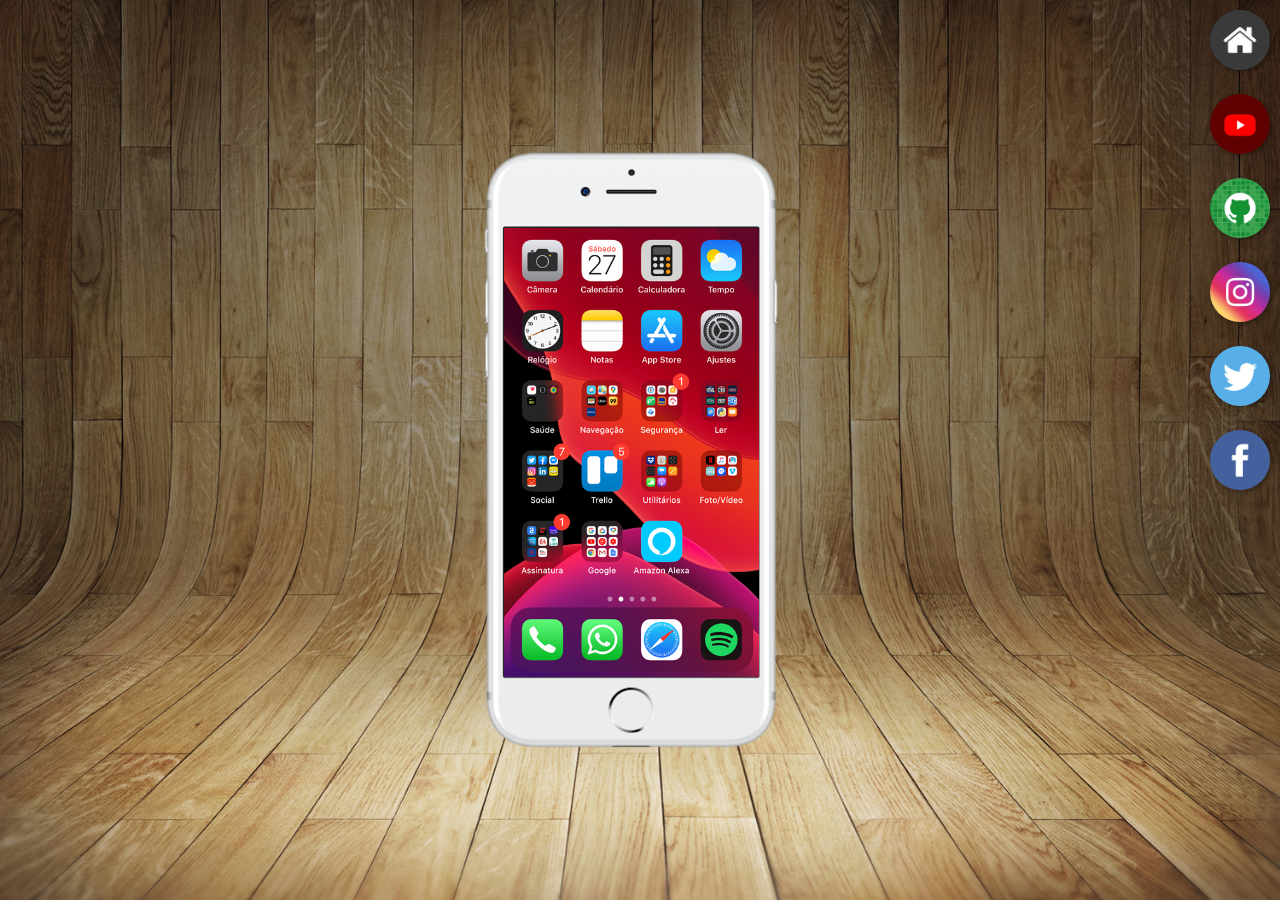
<file: index.html>
<!DOCTYPE html>
<html lang="pt-br">
<head>
    <meta charset="UTF-8">
    <meta http-equiv="X-UA-Compatible" content="IE=edge">
    <meta name="viewport" content="width=device-width, initial-scale=1.0">
    <link rel="shortcut icon" href="favicon.ico" type="image/x-icon">
    <link rel="stylesheet" href="styles/style.css">
    <title>Projeto Redes Sociais</title>
</head>
<body>
    <main>
        <section id="telefone">
            <iframe src="home.html" frameborder="0" name="tela" id="tela"></iframe>
        </section>
        <section id="redes-sociais">
            <a href="home.html" target="tela"><img src="imagens/logo-home.jpg" alt="Home"></a>

            <a href="youtube.html" target="tela"><img src="imagens/logo-youtube.jpg" alt="Youtube"></a>

            <a href="github.html" target="tela"><img src="imagens/logo-github.jpg" alt="GitHub"></a>
            
            <a href="instagram.html" target="tela"><img src="imagens/logo-instagram.jpg" alt="Instagram"></a>

            <a href="twitter.html" target="tela"><img src="imagens/logo-twitter.jpg" alt="Twitter"></a>

            <a href="facebook.html" target="tela"><img src="imagens/logo-facebook.jpg" alt="Facebook"></a>
        </section>

    </main>
    
</body>
</html>
</file>
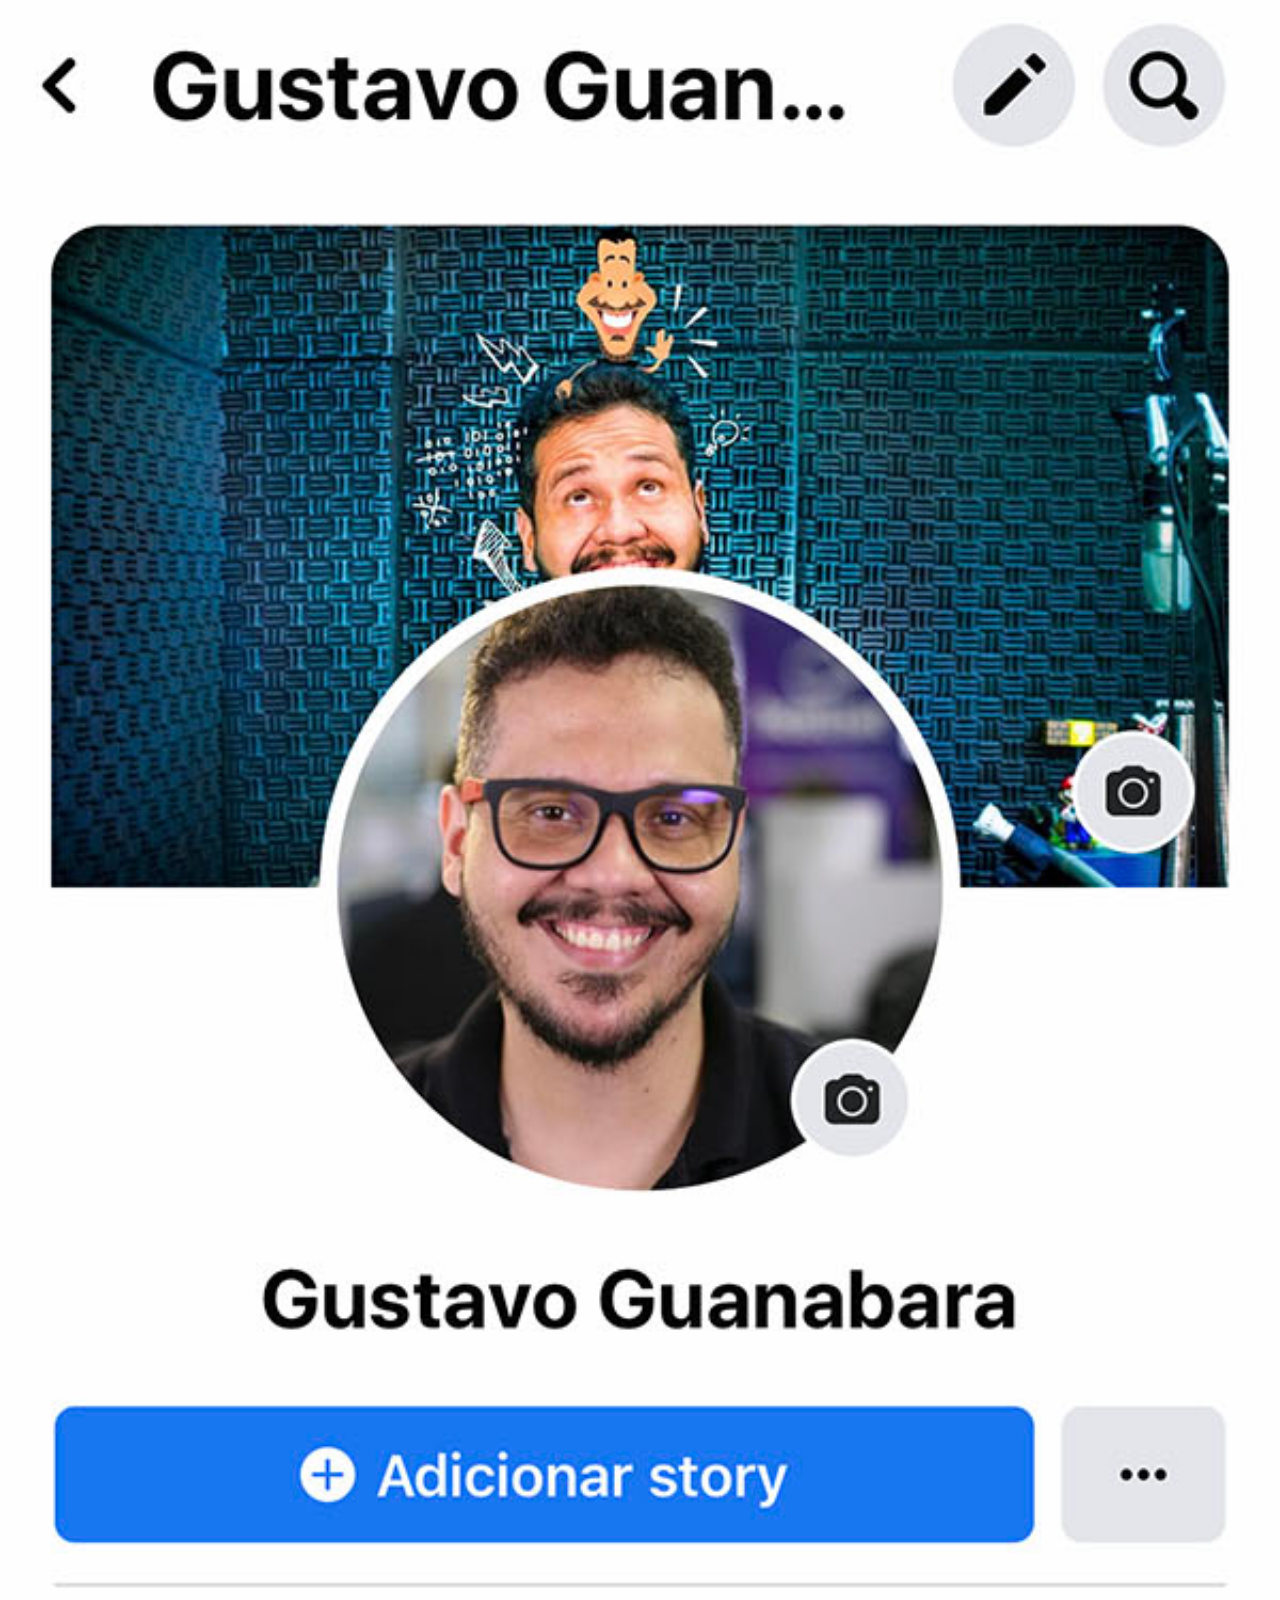
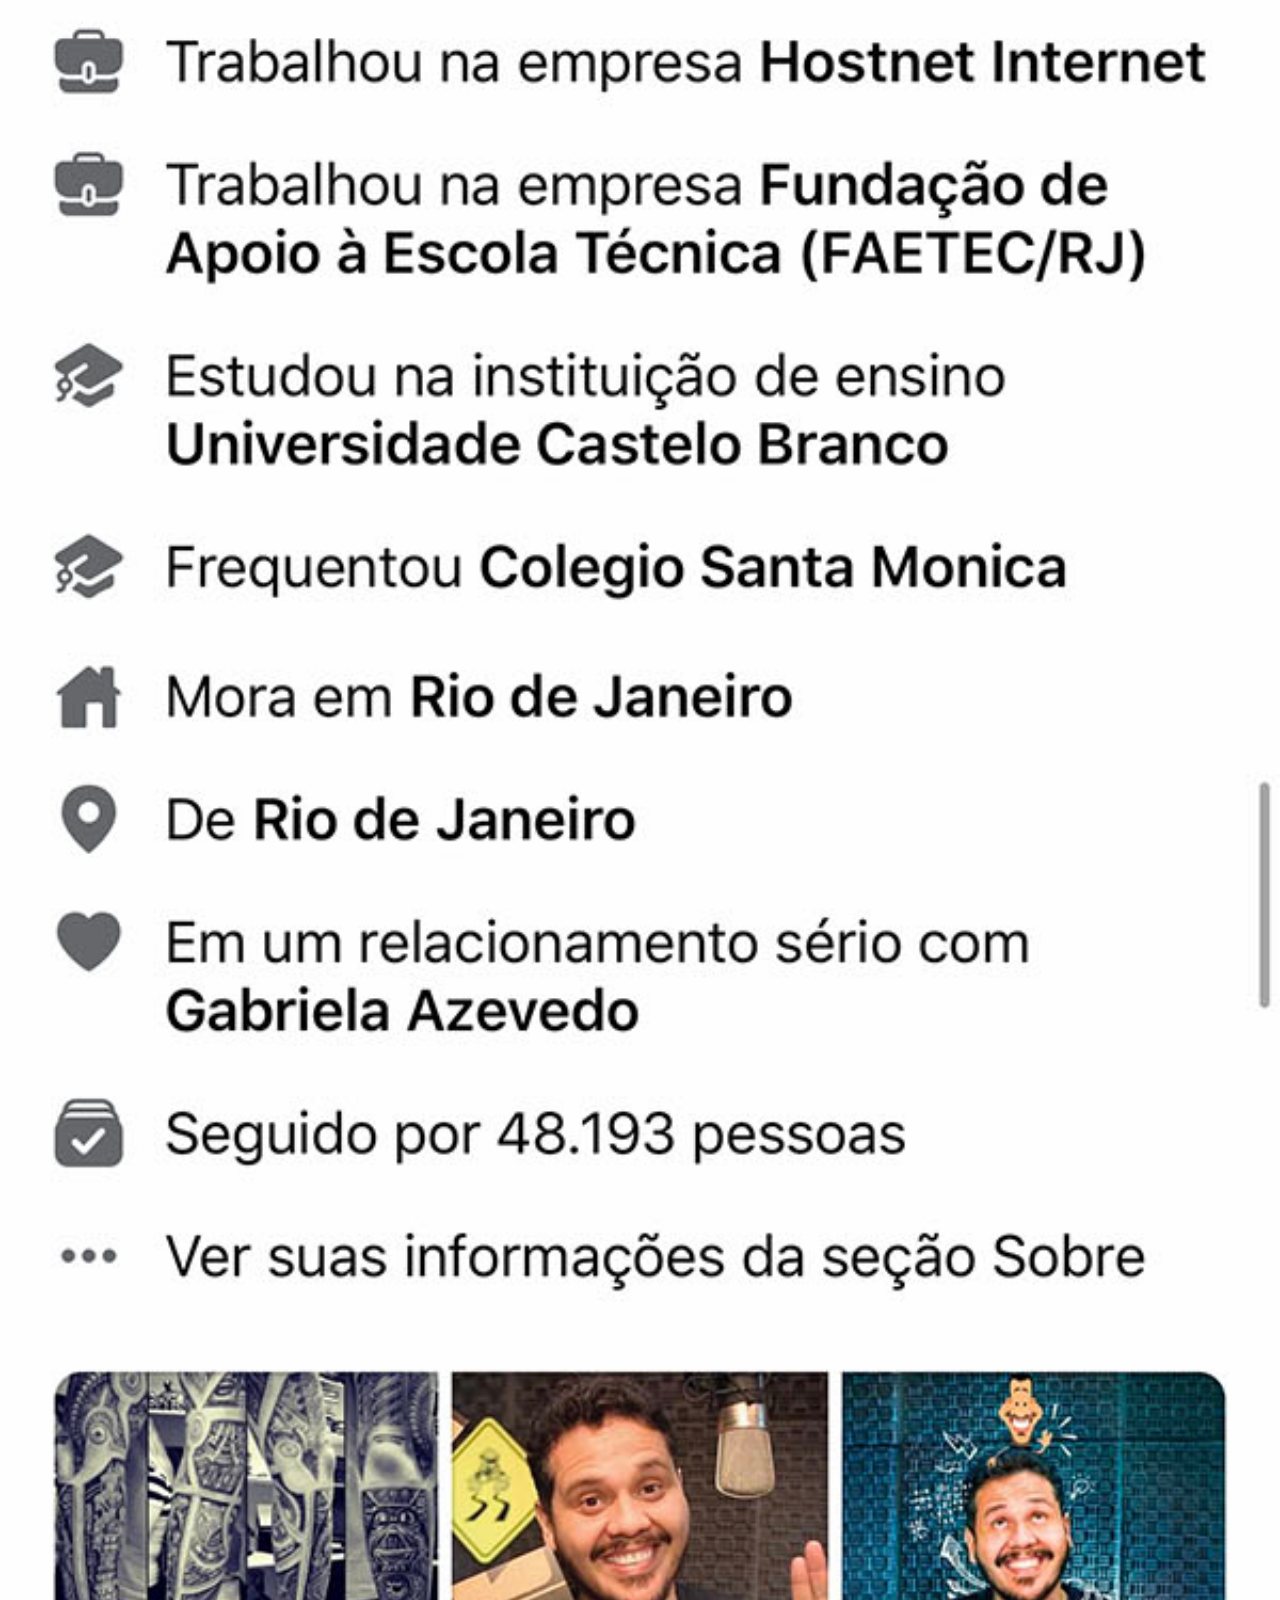
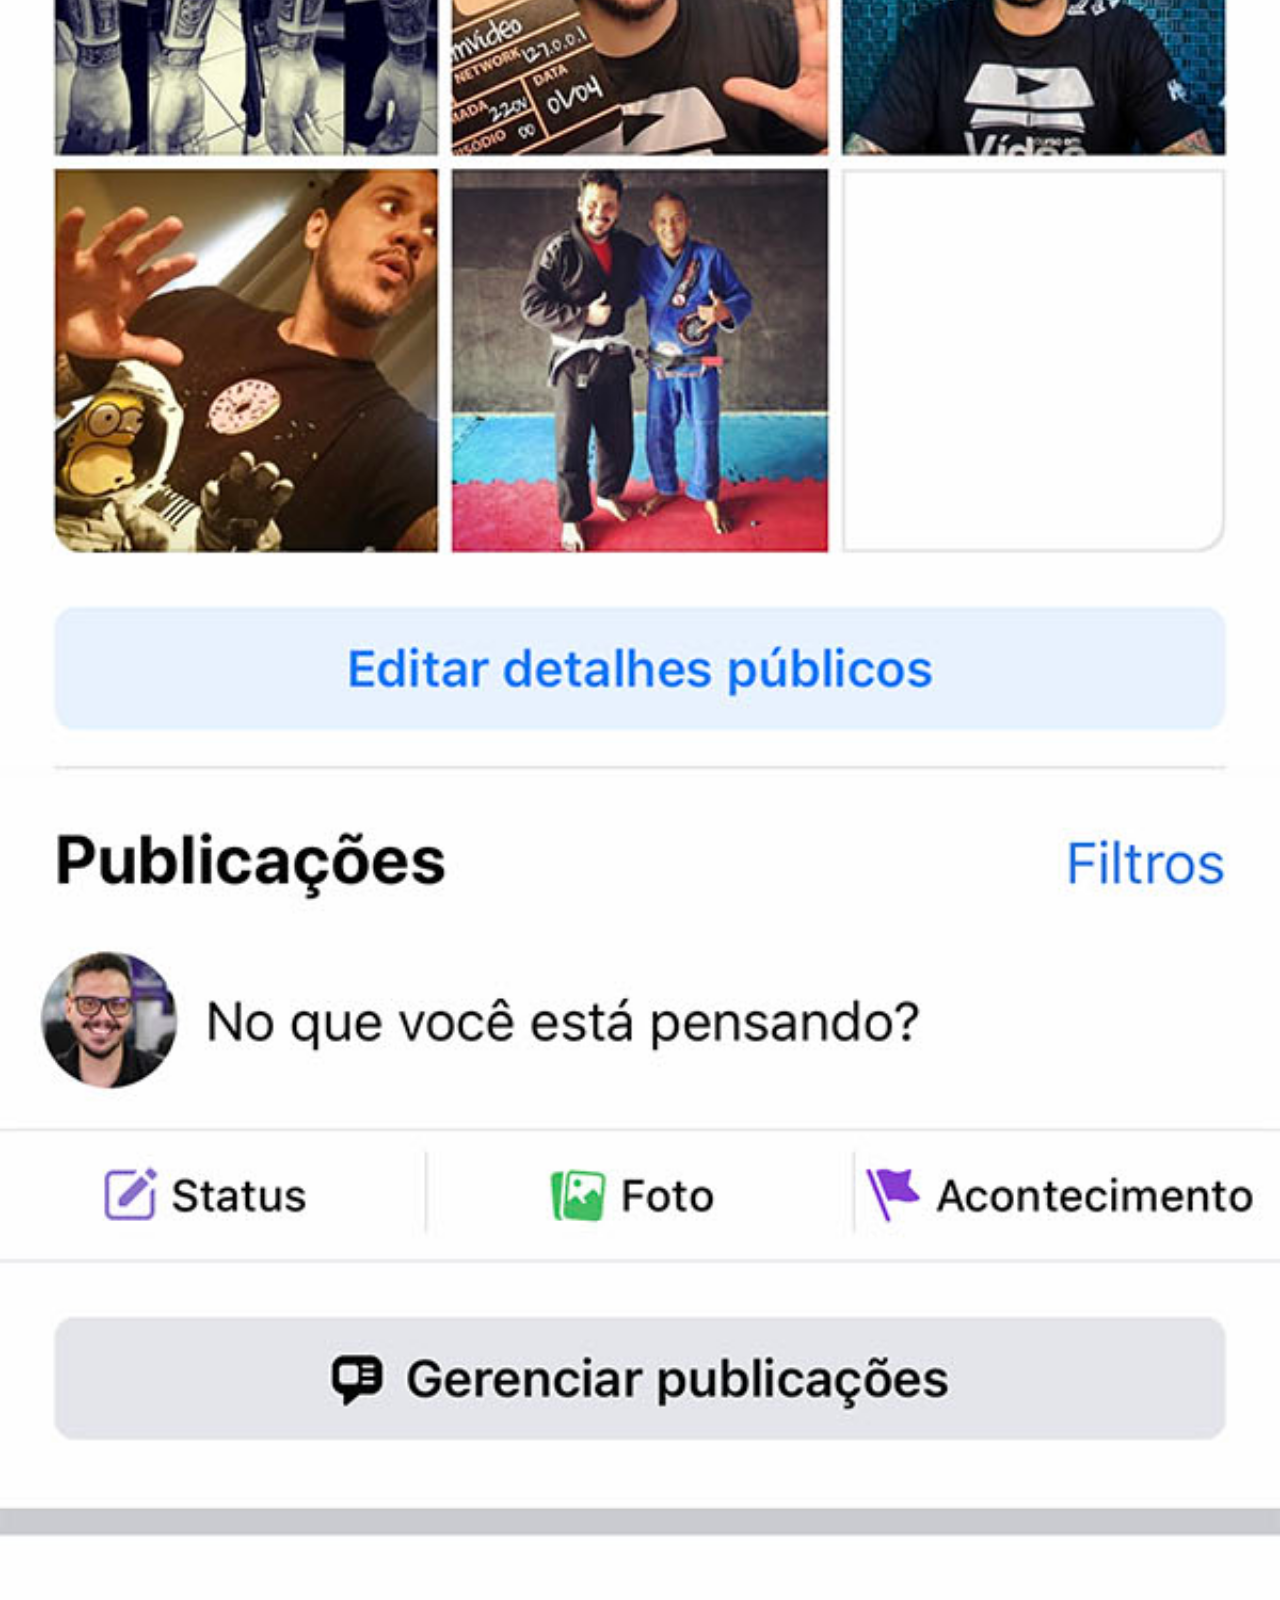
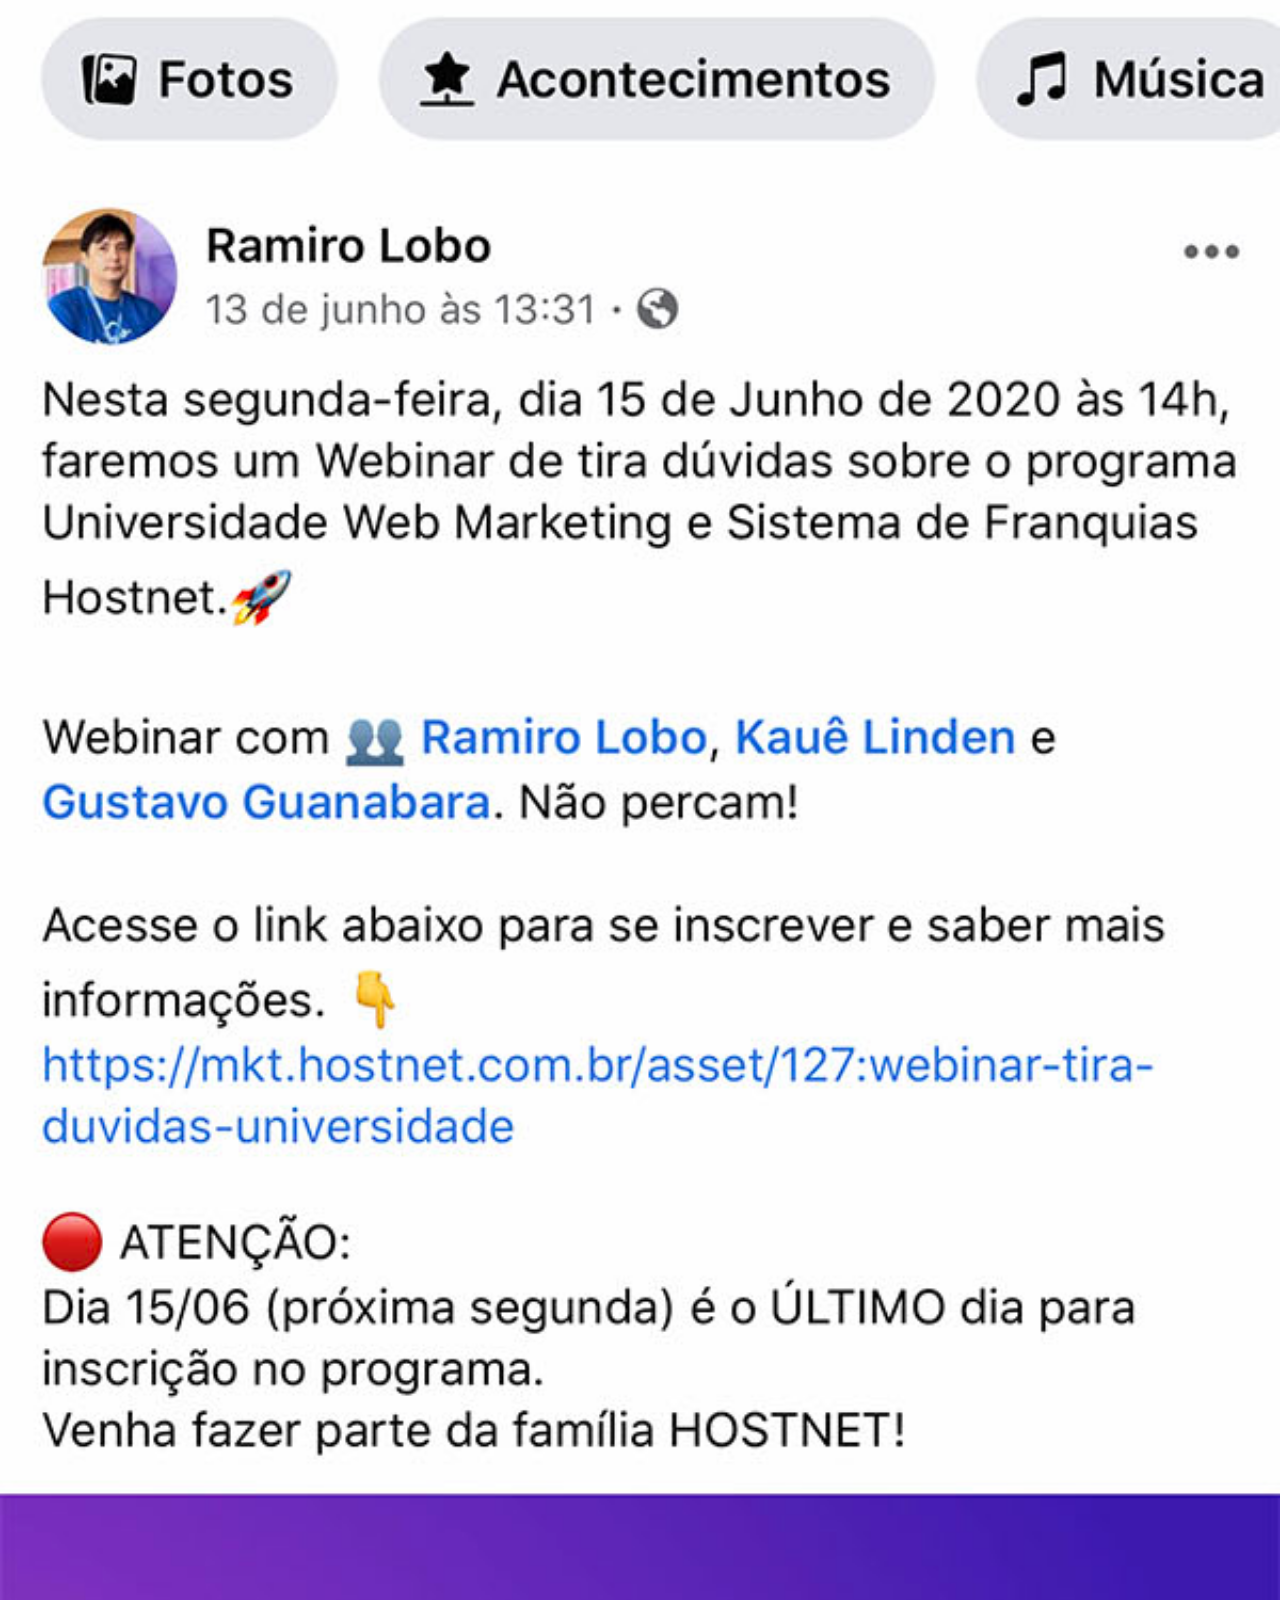
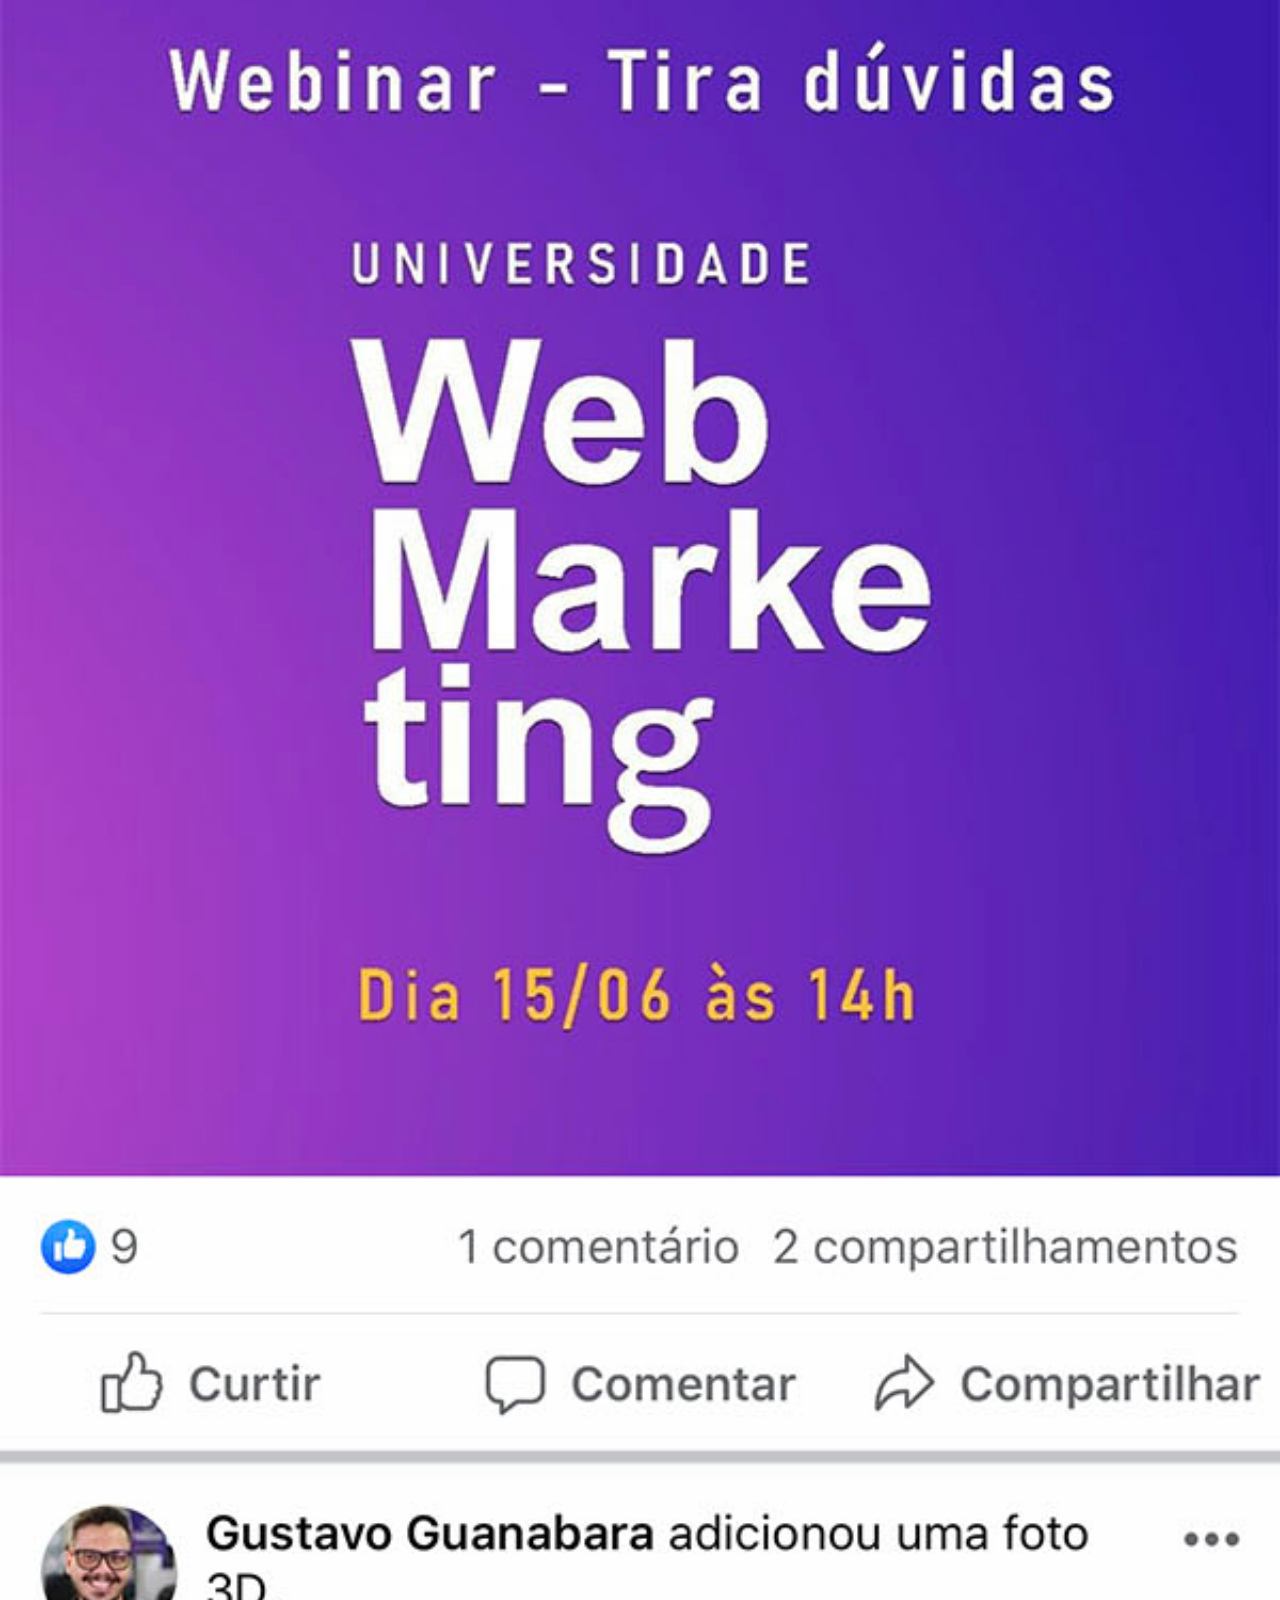
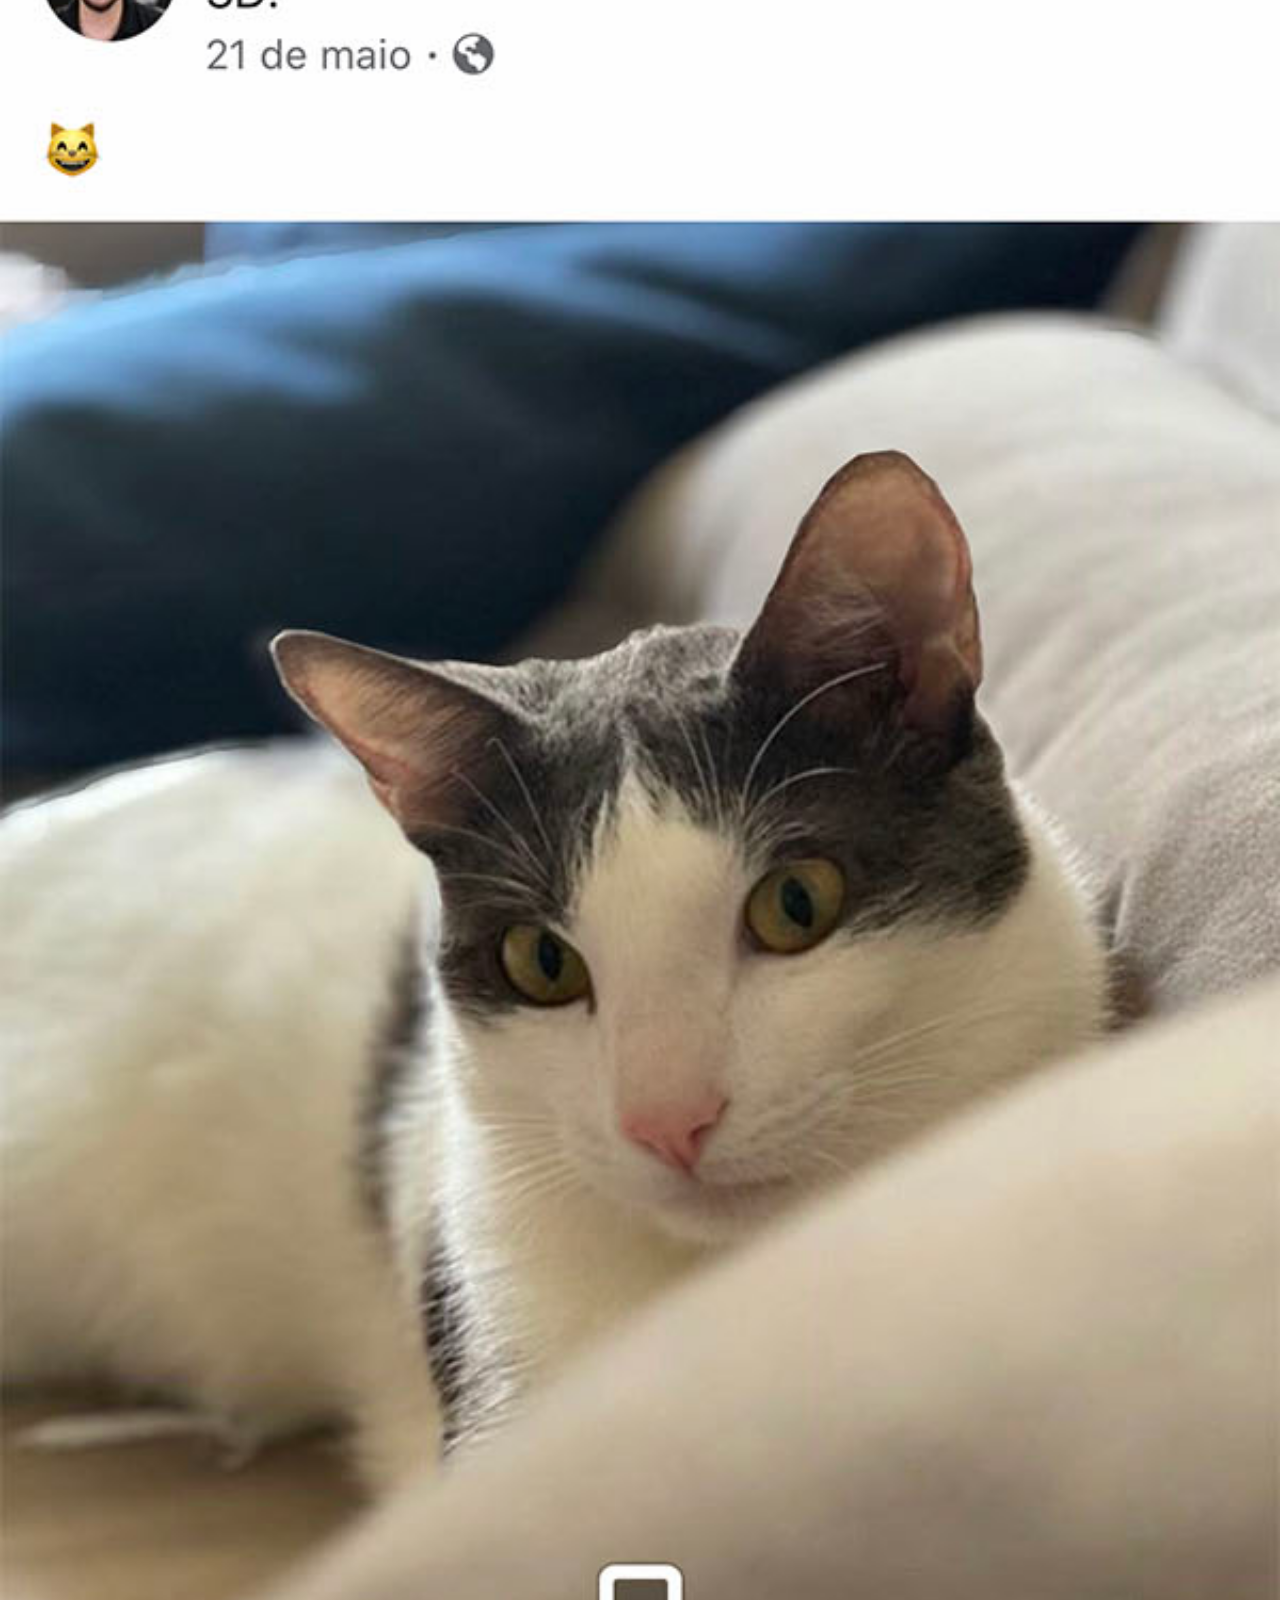
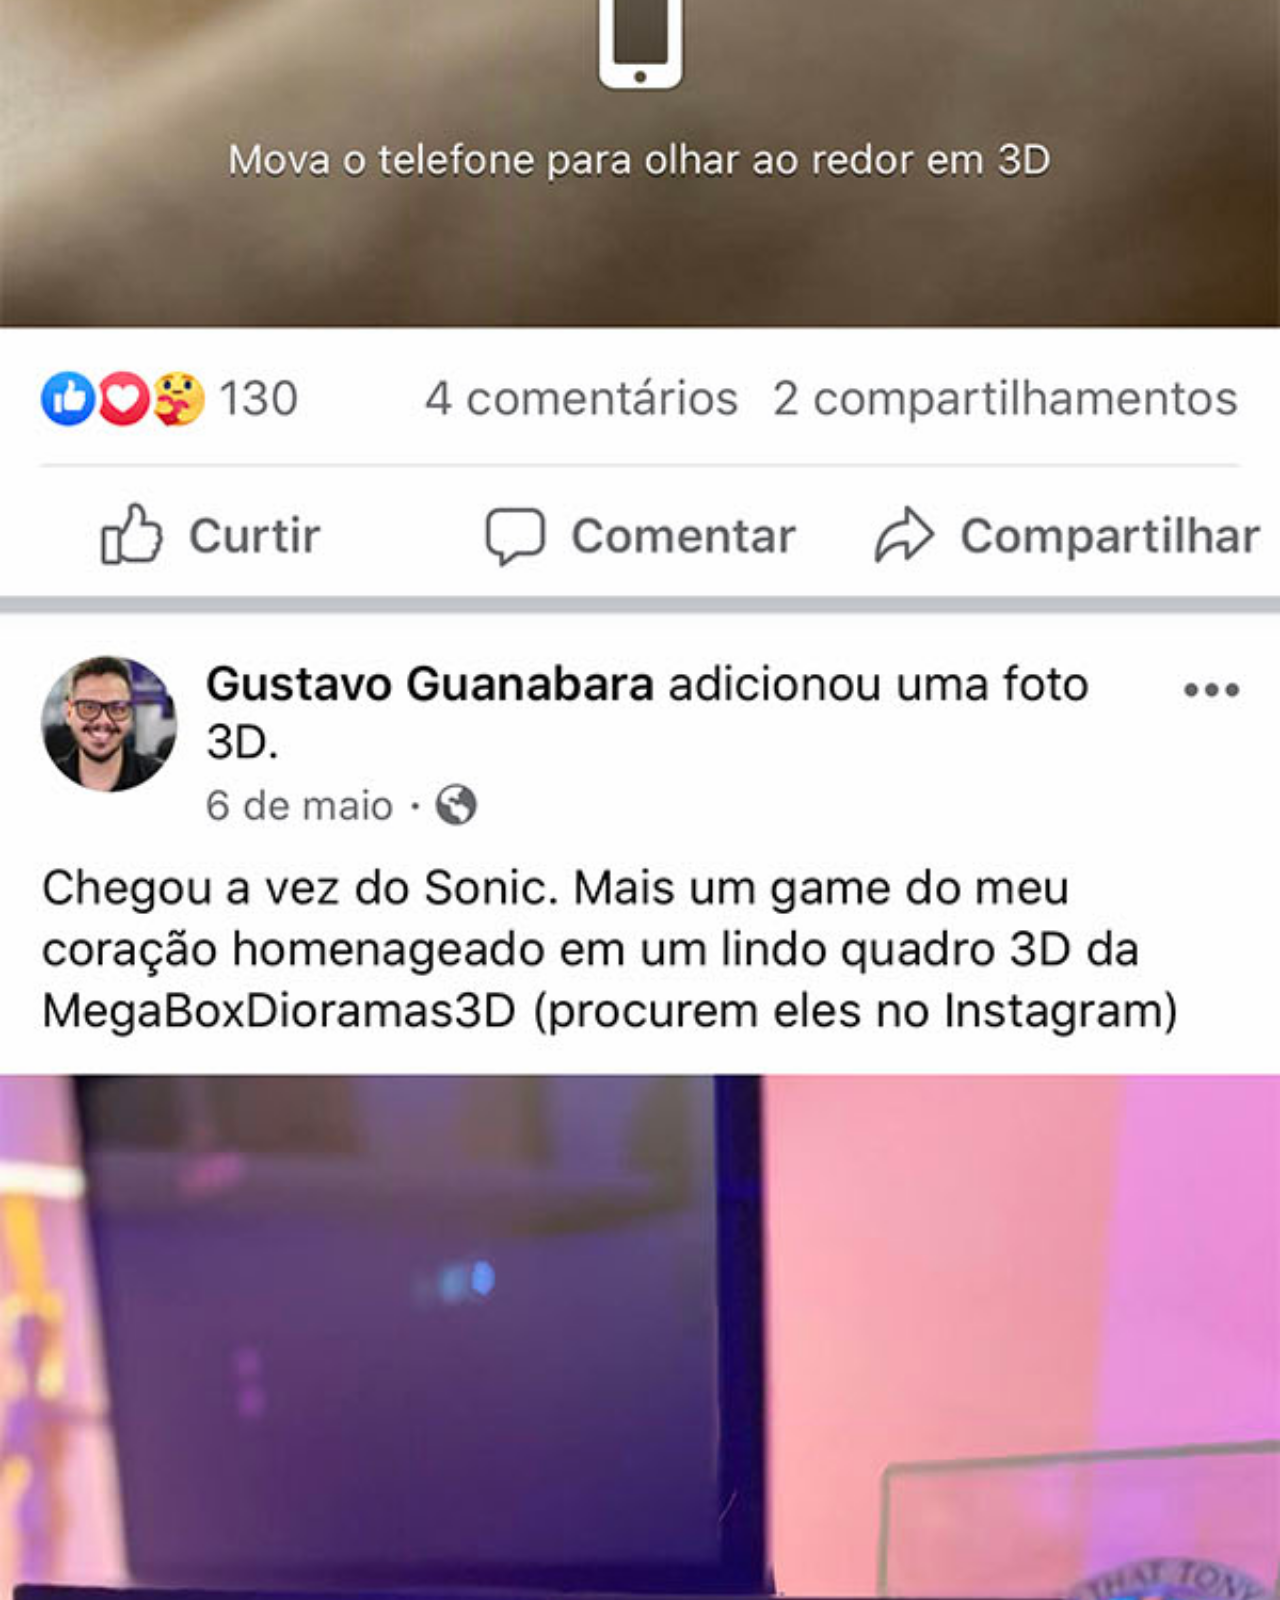
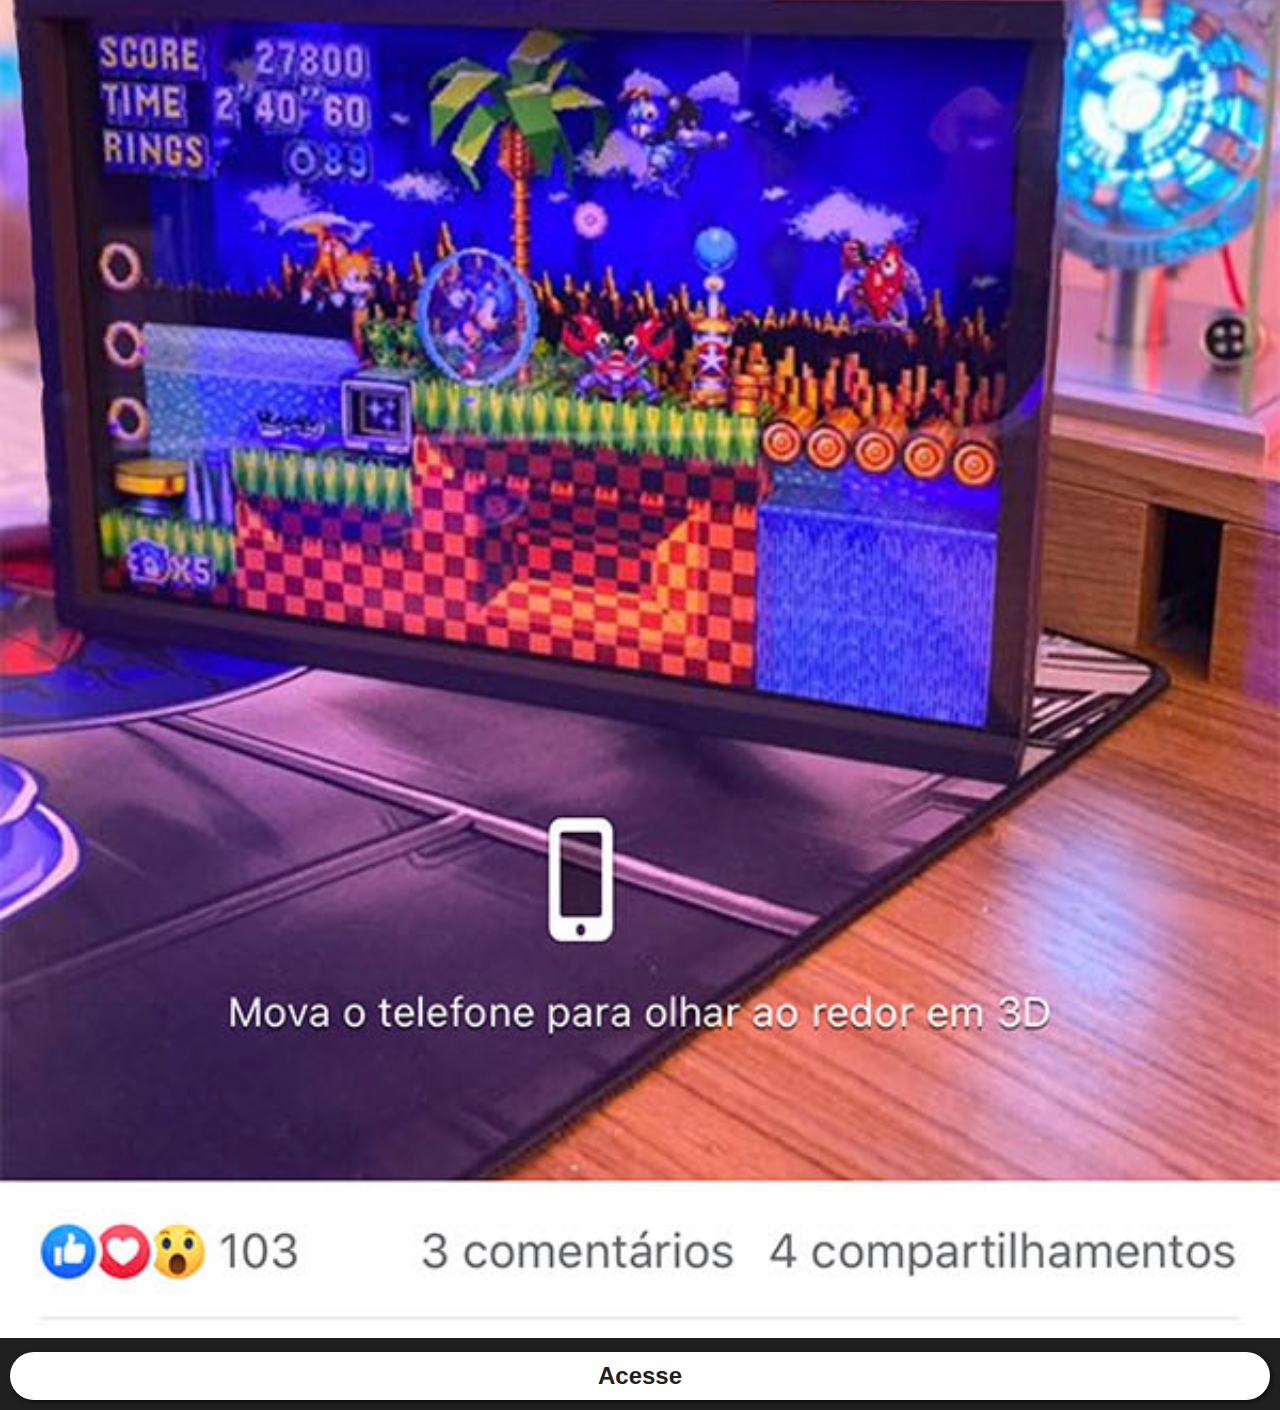
<file: facebook.html>
<!DOCTYPE html>
<html lang="pt-br">
<head>
    <meta charset="UTF-8">
    <meta http-equiv="X-UA-Compatible" content="IE=edge">
    <meta name="viewport" content="width=device-width, initial-scale=1.0">
    <title>Youtube</title>
    <link rel="stylesheet" href="styles/style-tela.css">
</head>
<body>
    <img src="imagens/tela-facebook.jpg" alt="Facebook">
        <a href="https://pt-br.facebook.com/gustavoguanabara/" target="_blank">Acesse</a>

</body>
</html>
</file>
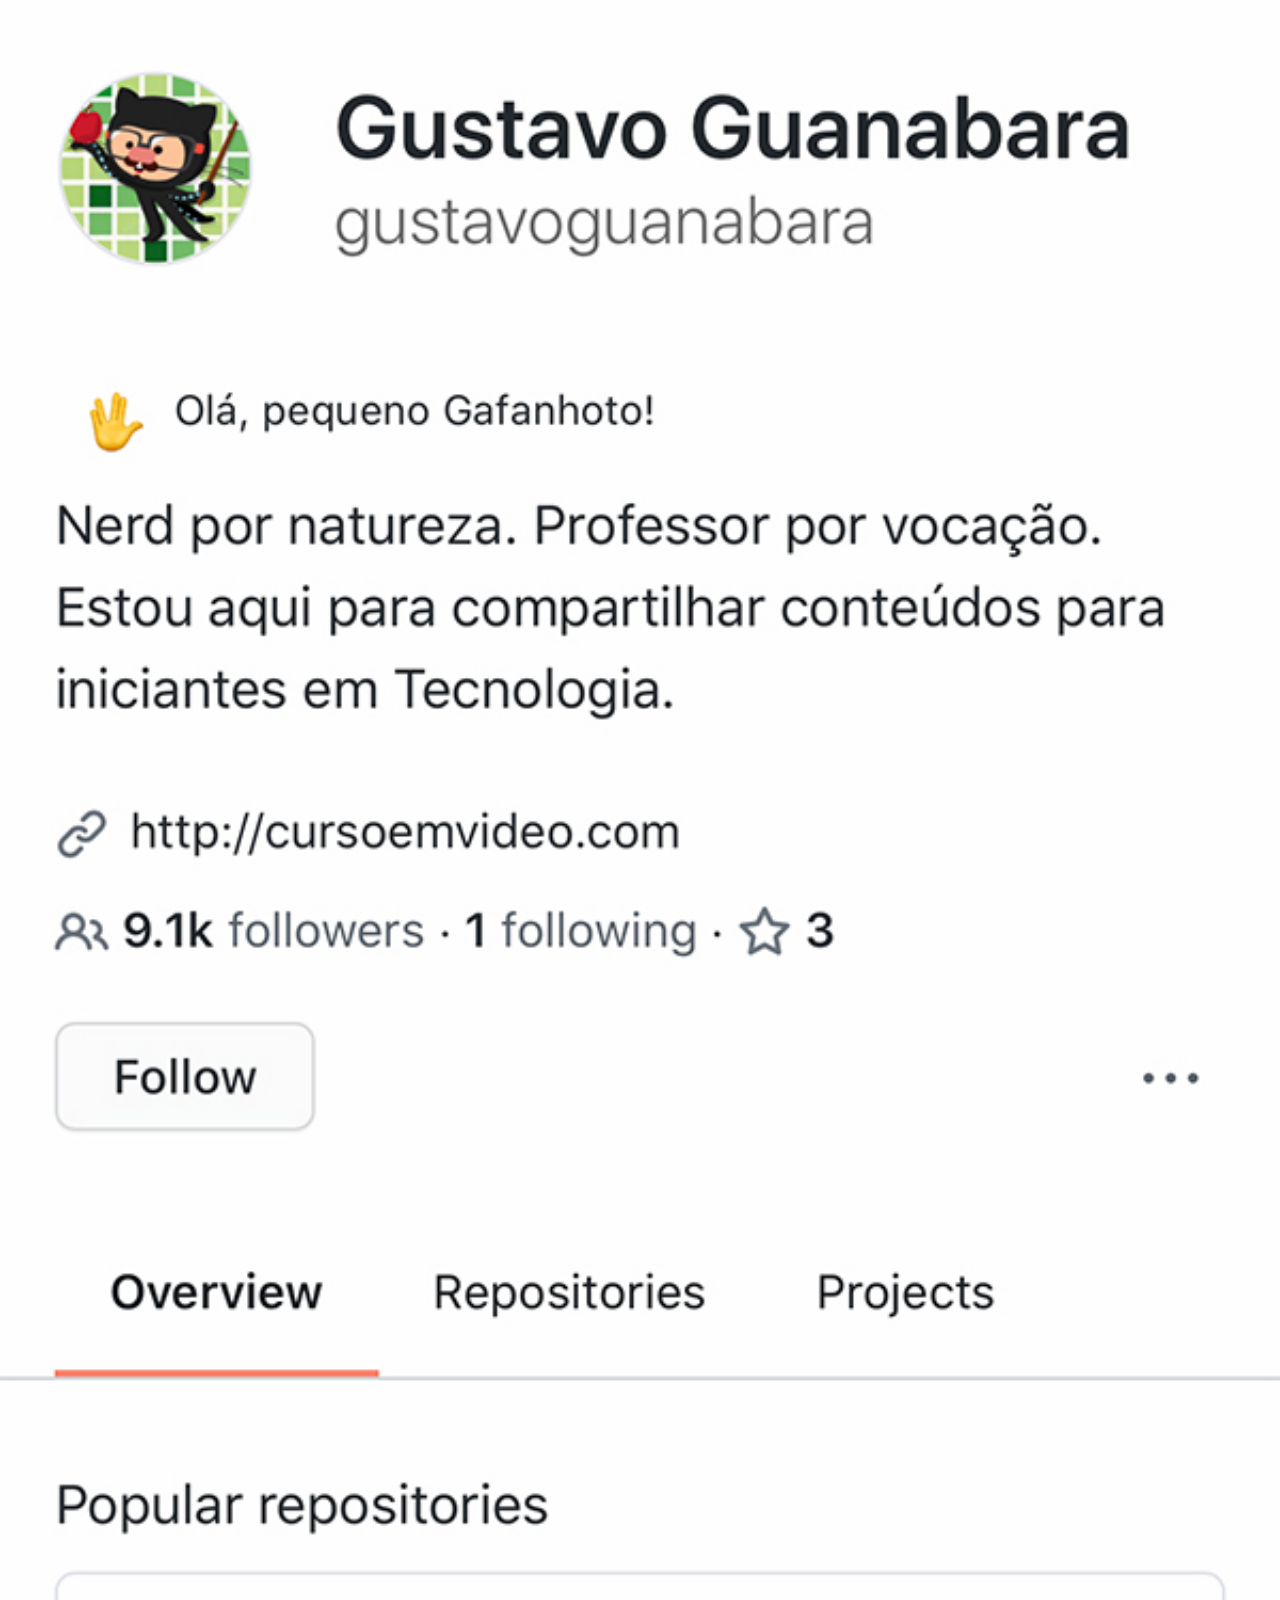
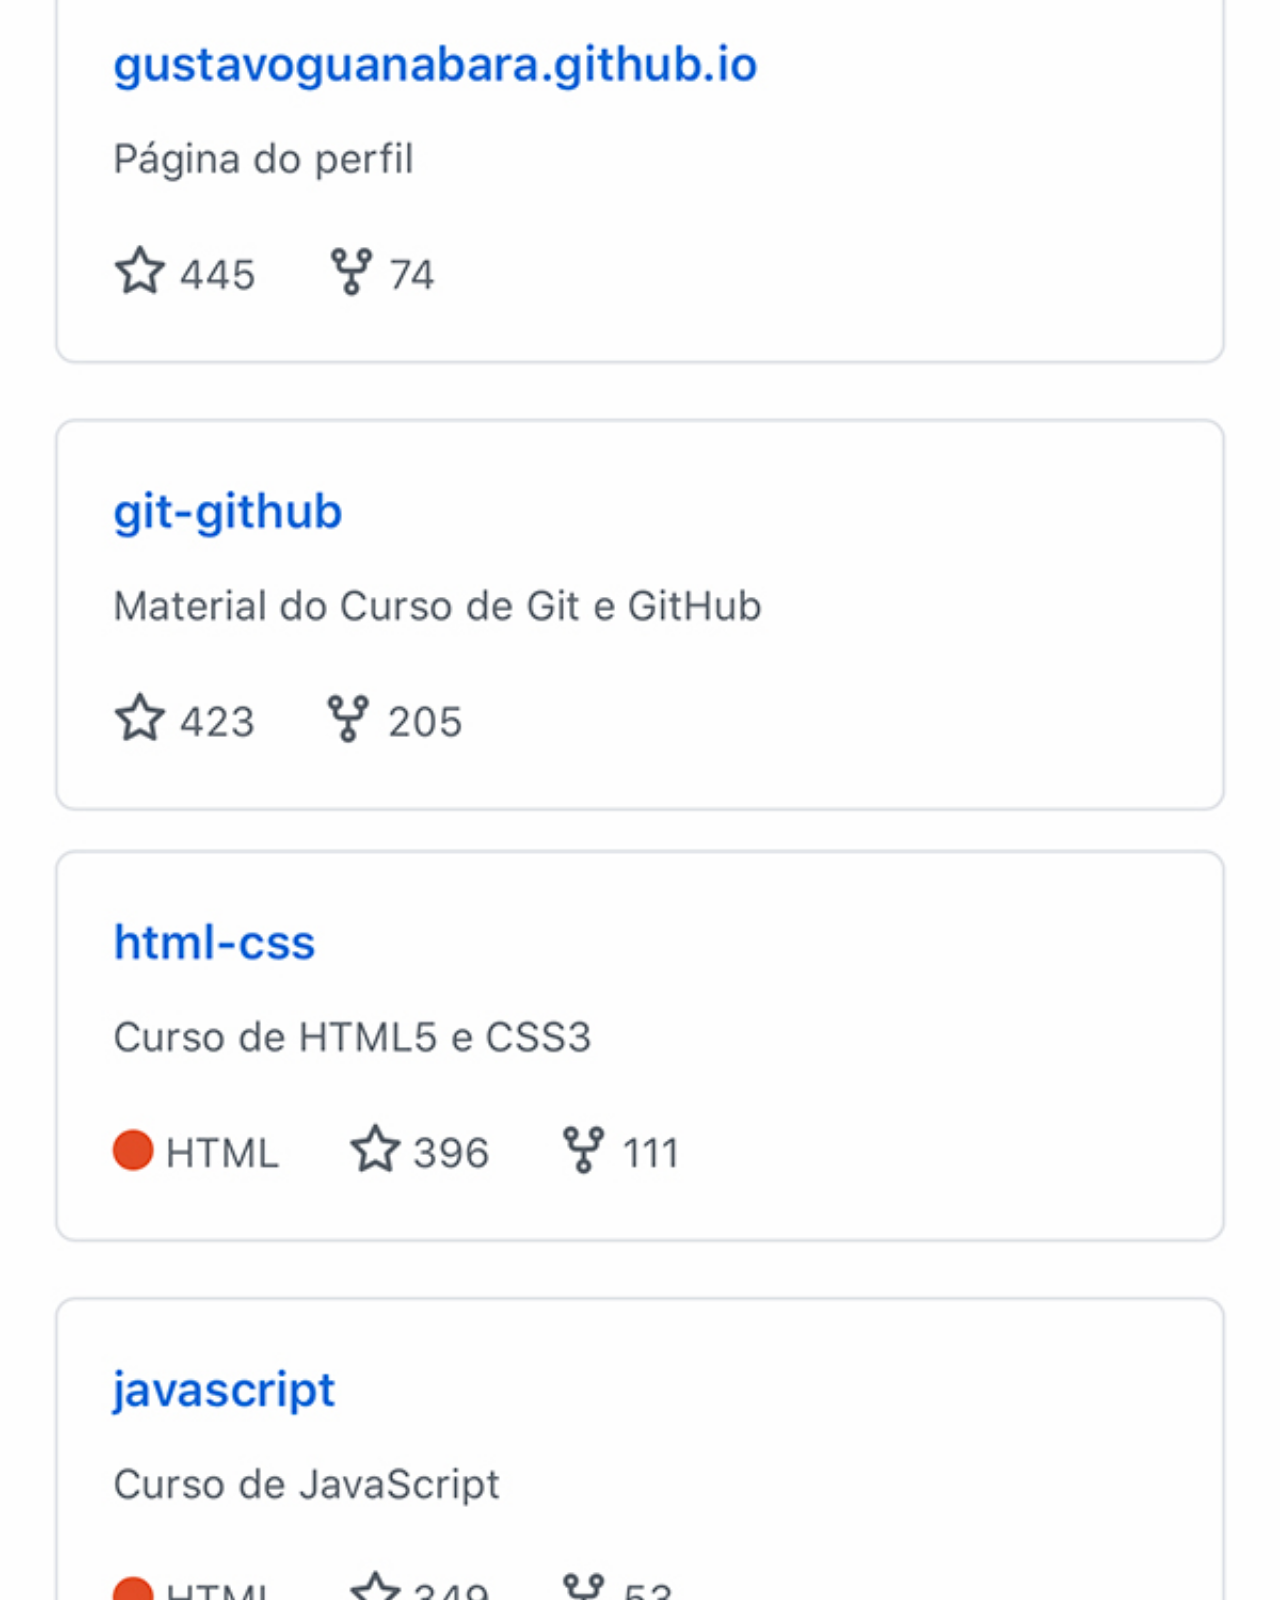
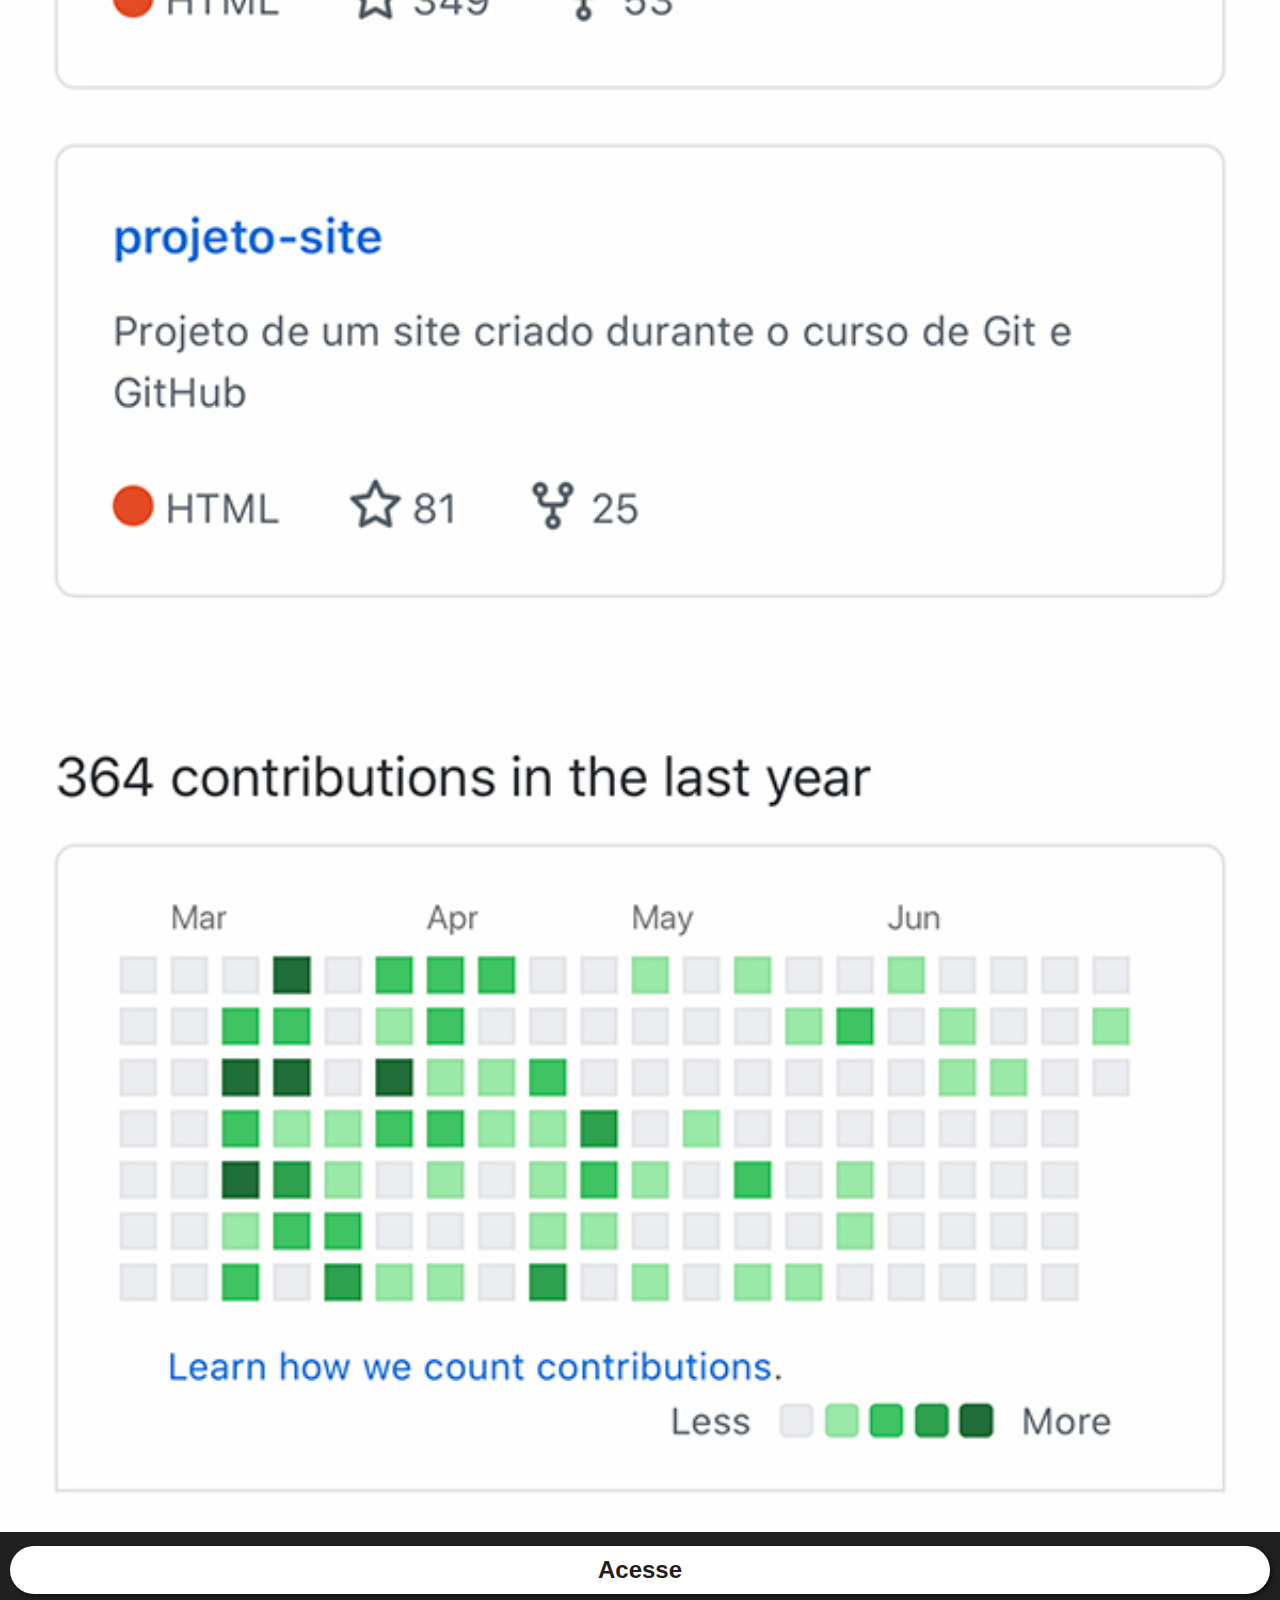
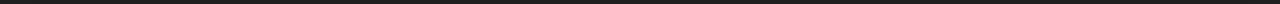
<file: github.html>
<!DOCTYPE html>
<html lang="pt-br">
<head>
    <meta charset="UTF-8">
    <meta http-equiv="X-UA-Compatible" content="IE=edge">
    <meta name="viewport" content="width=device-width, initial-scale=1.0">
    <title>Git Hub</title>
    <link rel="stylesheet" href="styles/style-tela.css">
</head>
<body>
    <img src="imagens/tela-github.jpg" alt="Git Hub">
        <a href="https://github.com/gustavoguanabara" target="_blank">Acesse</a>

</body>
</html>
</file>
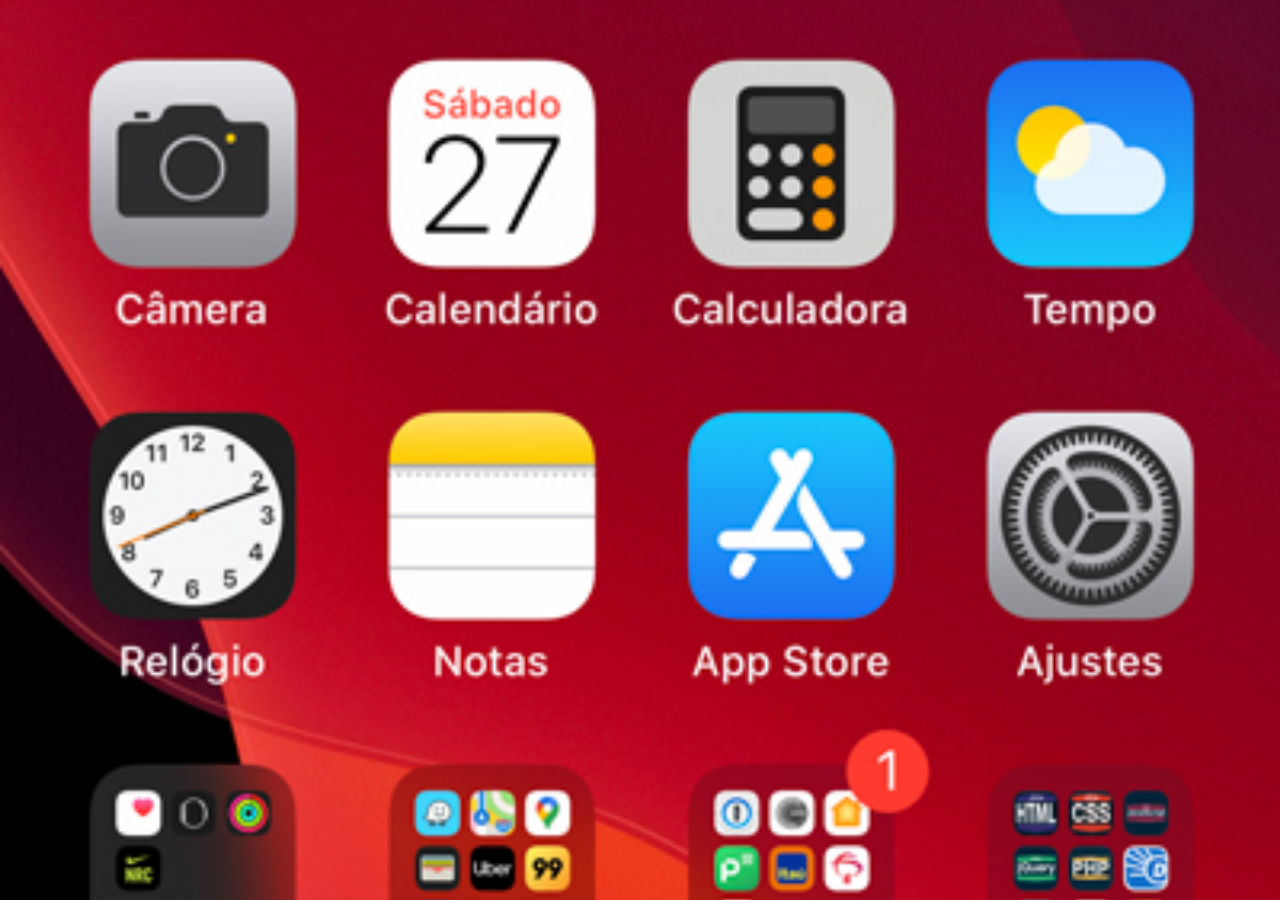
<file: home.html>
<!DOCTYPE html>
<html lang="pt-br">
<head>
    <meta charset="UTF-8">
    <meta http-equiv="X-UA-Compatible" content="IE=edge">
    <meta name="viewport" content="width=device-width, initial-scale=1.0">
    <title>Home</title>
    <style>
        *{
            margin: 0;
            padding: 0;
        }
        body{
            background: black url('imagens/tela-home.jpg') no-repeat top center;
            width: 100px;
            height: 100px;
            background-size: cover;
        }
    </style>
</head>
<body>
    
</body>
</html>
</file>
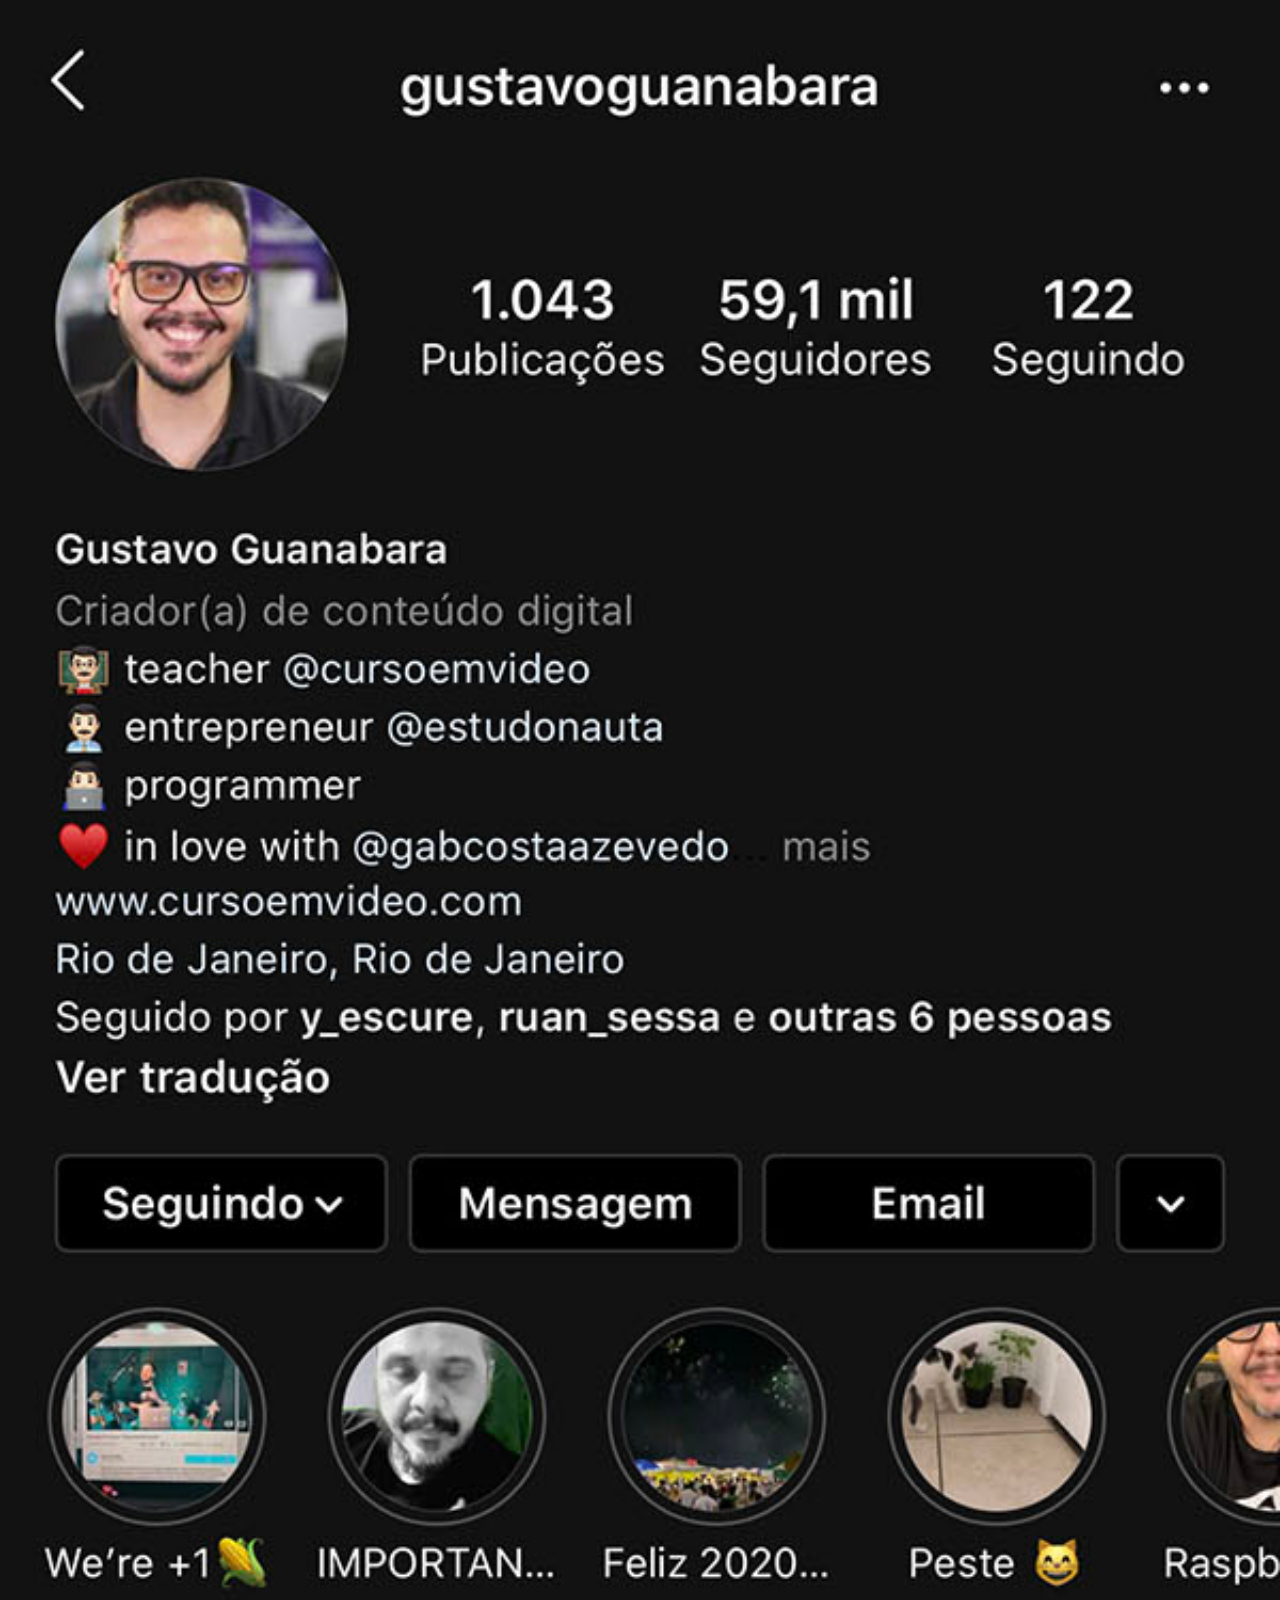
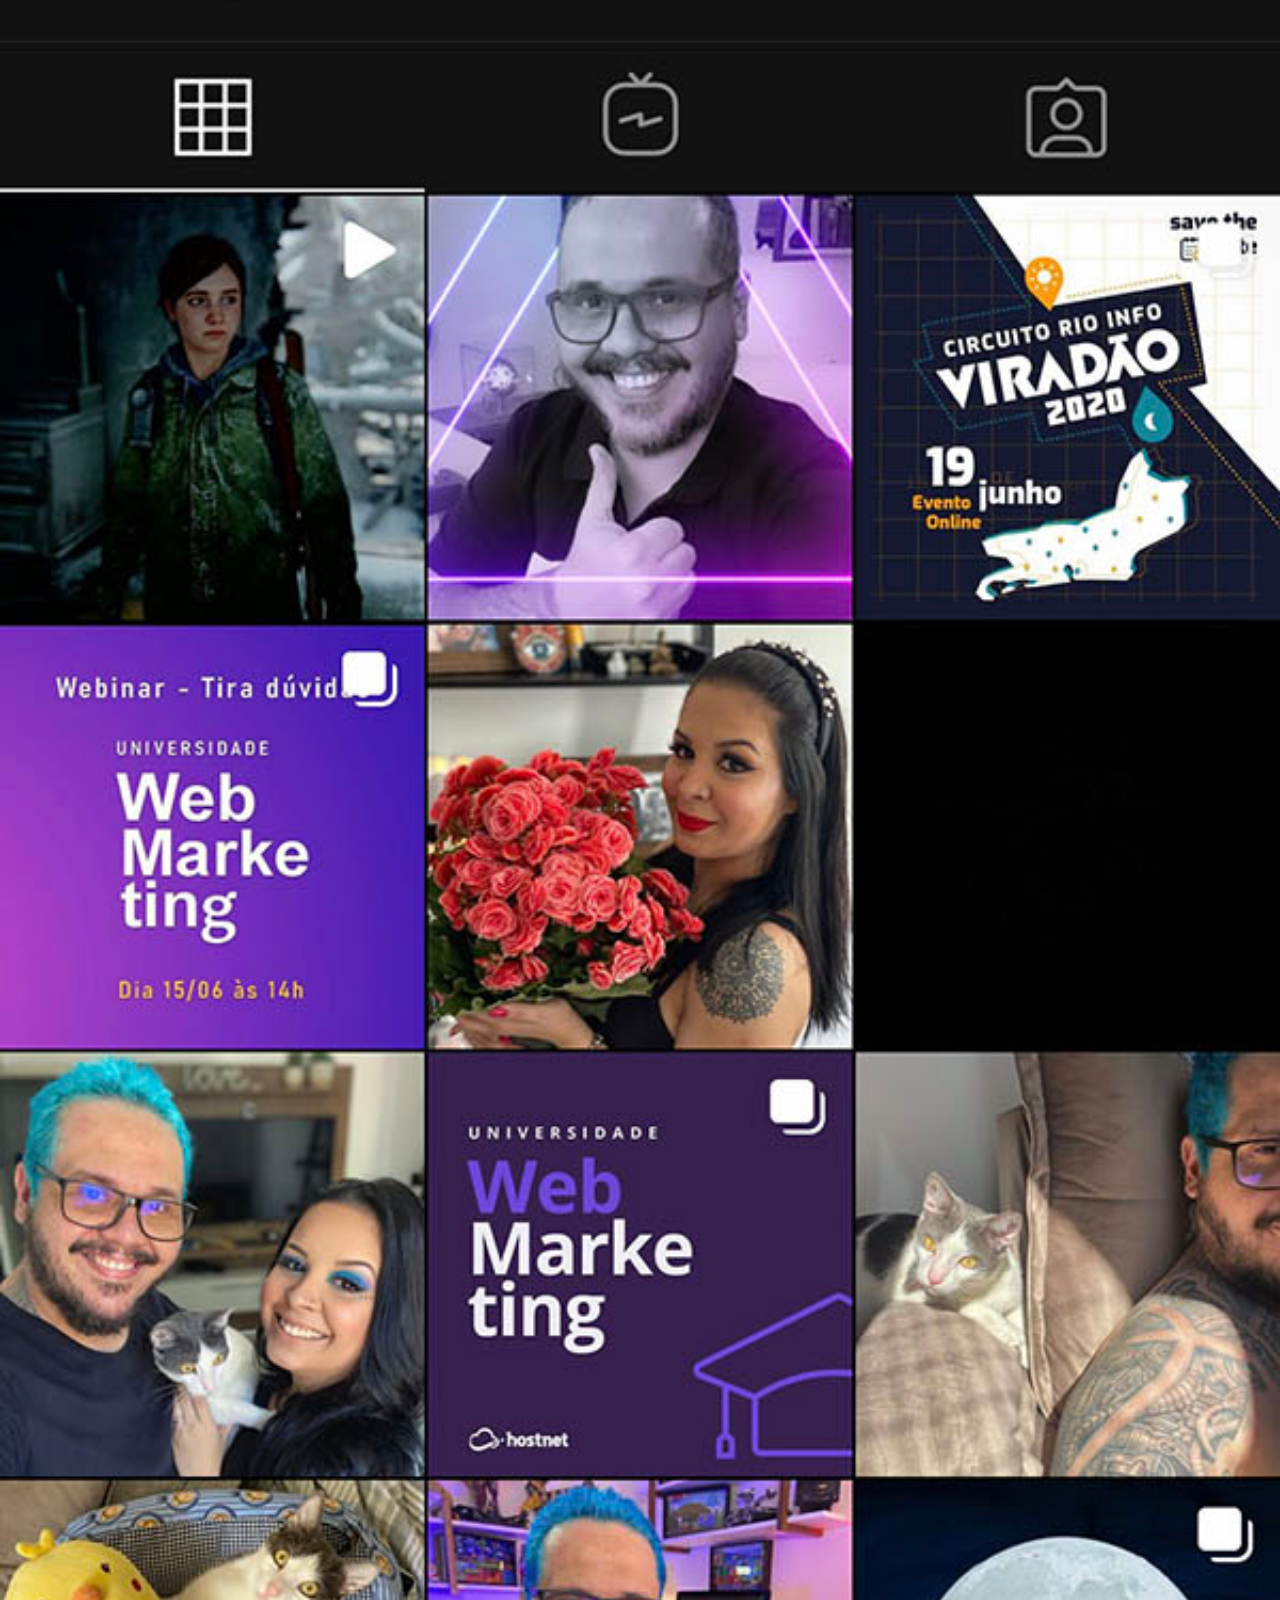
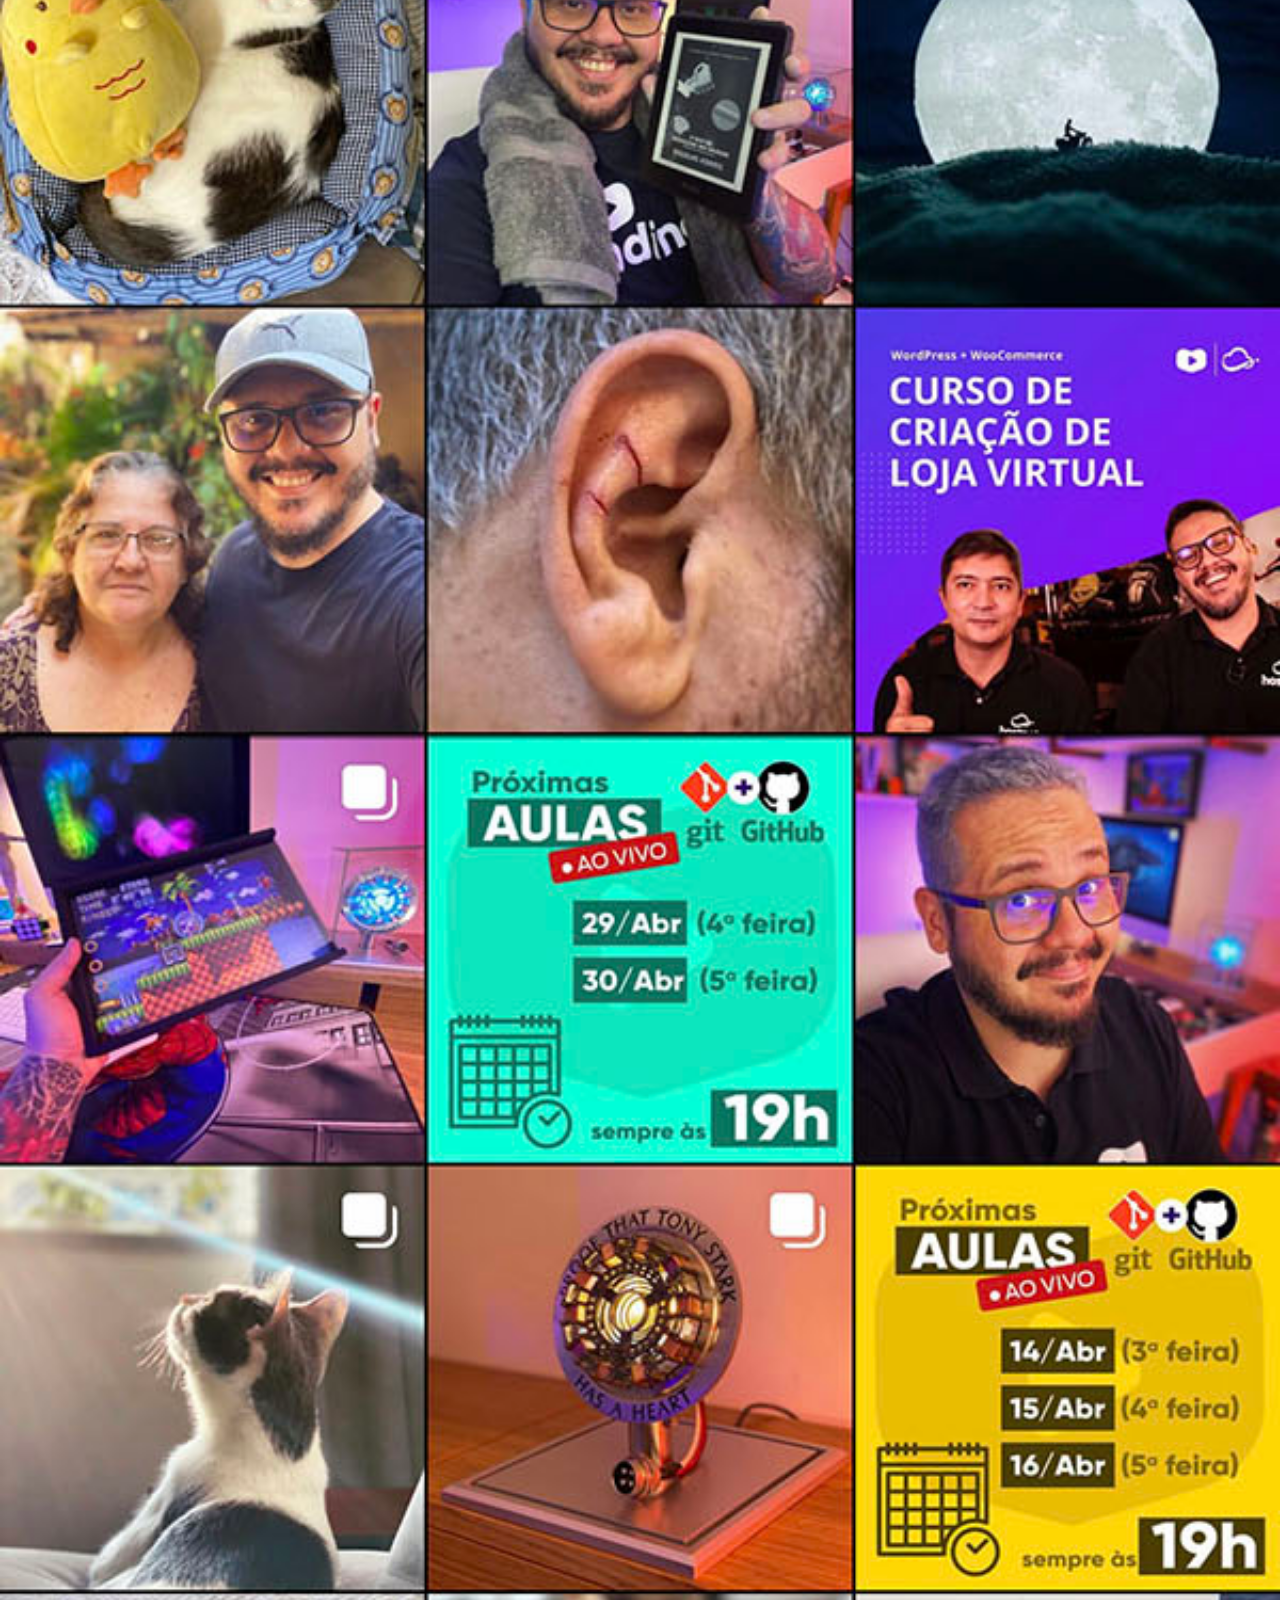
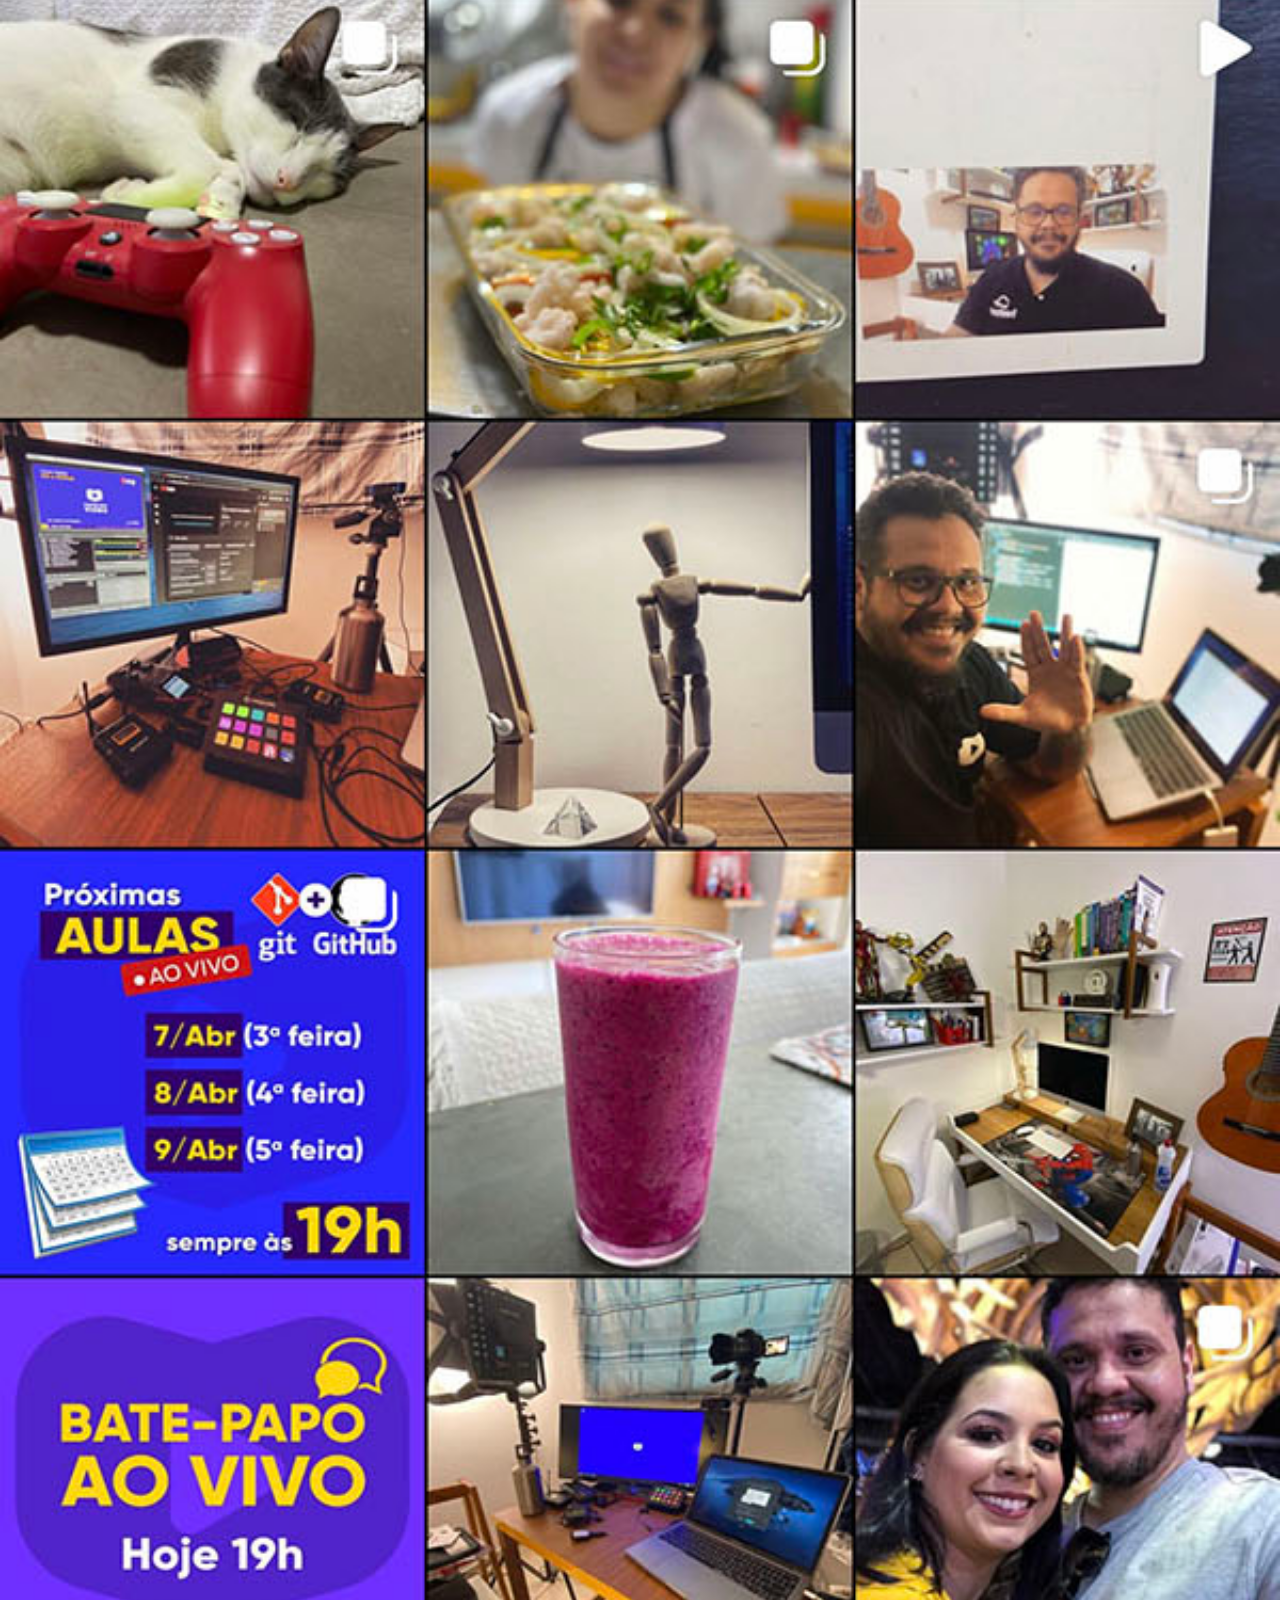
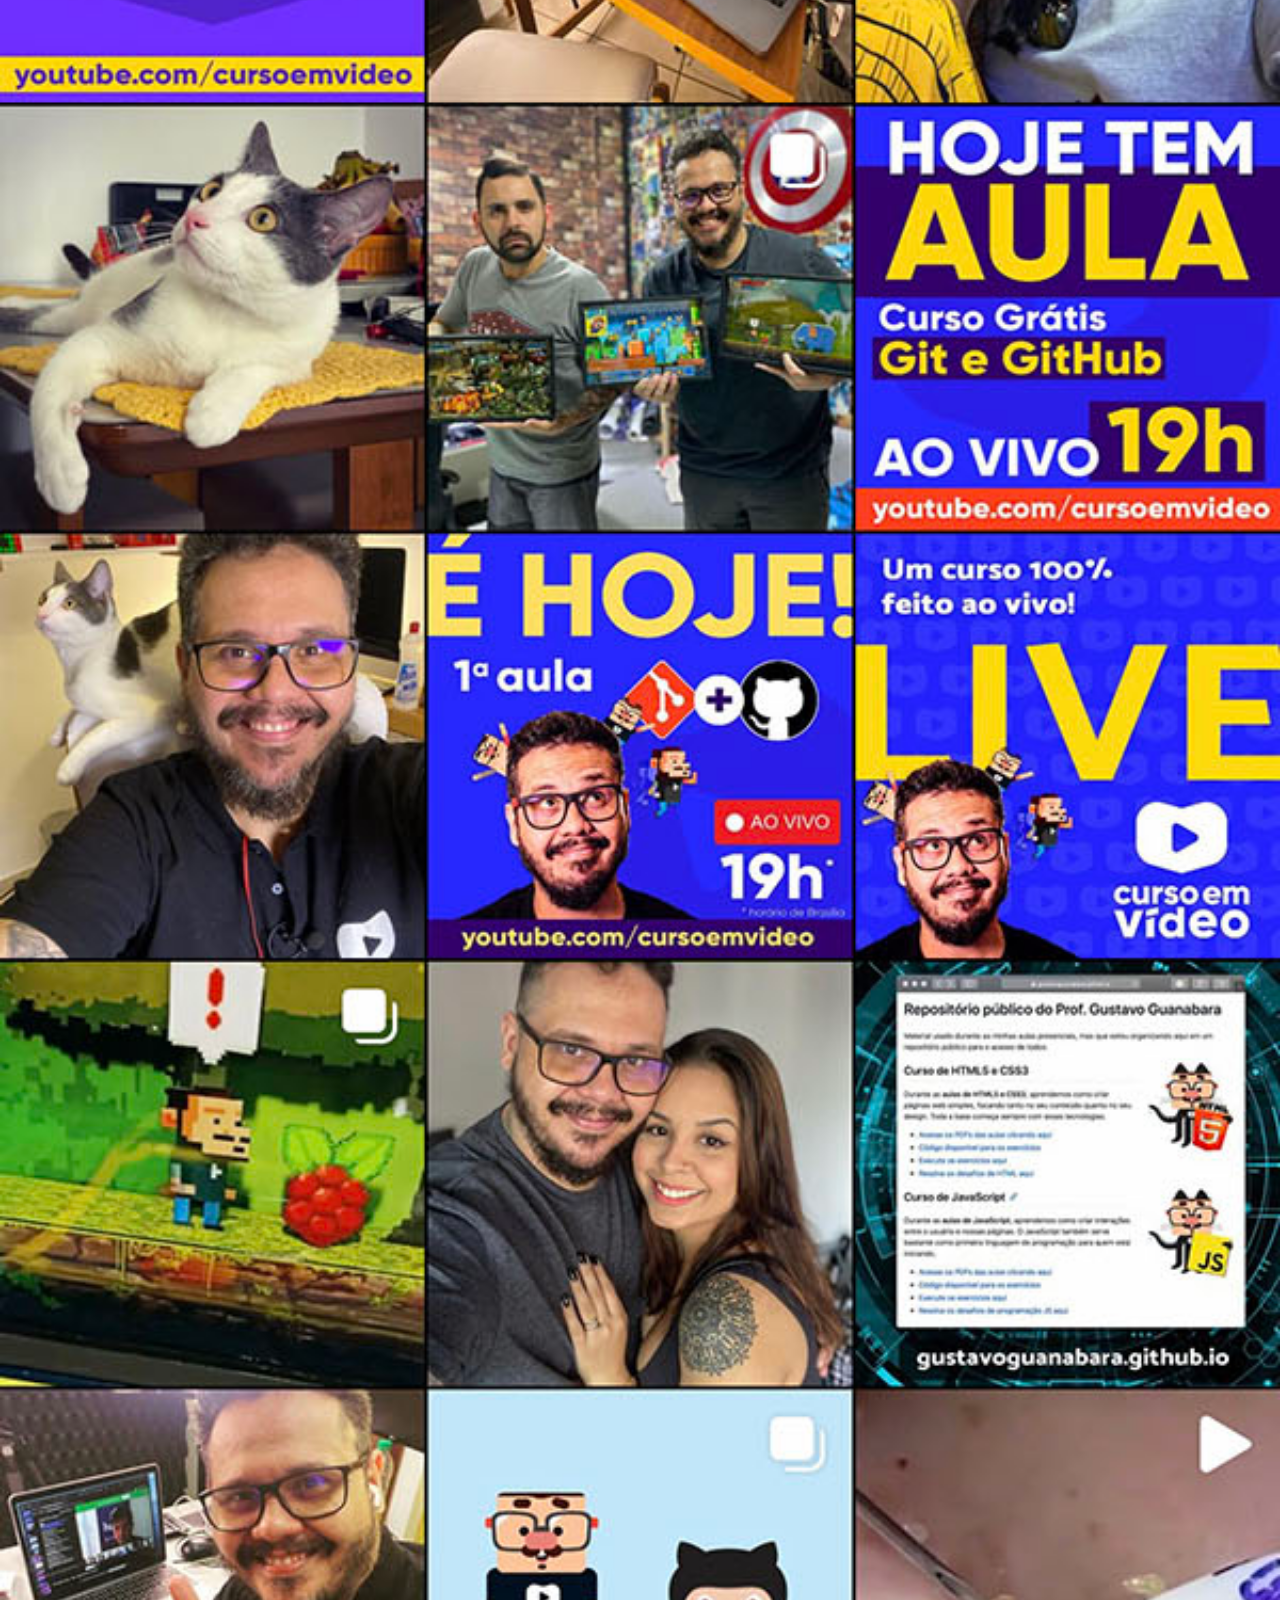
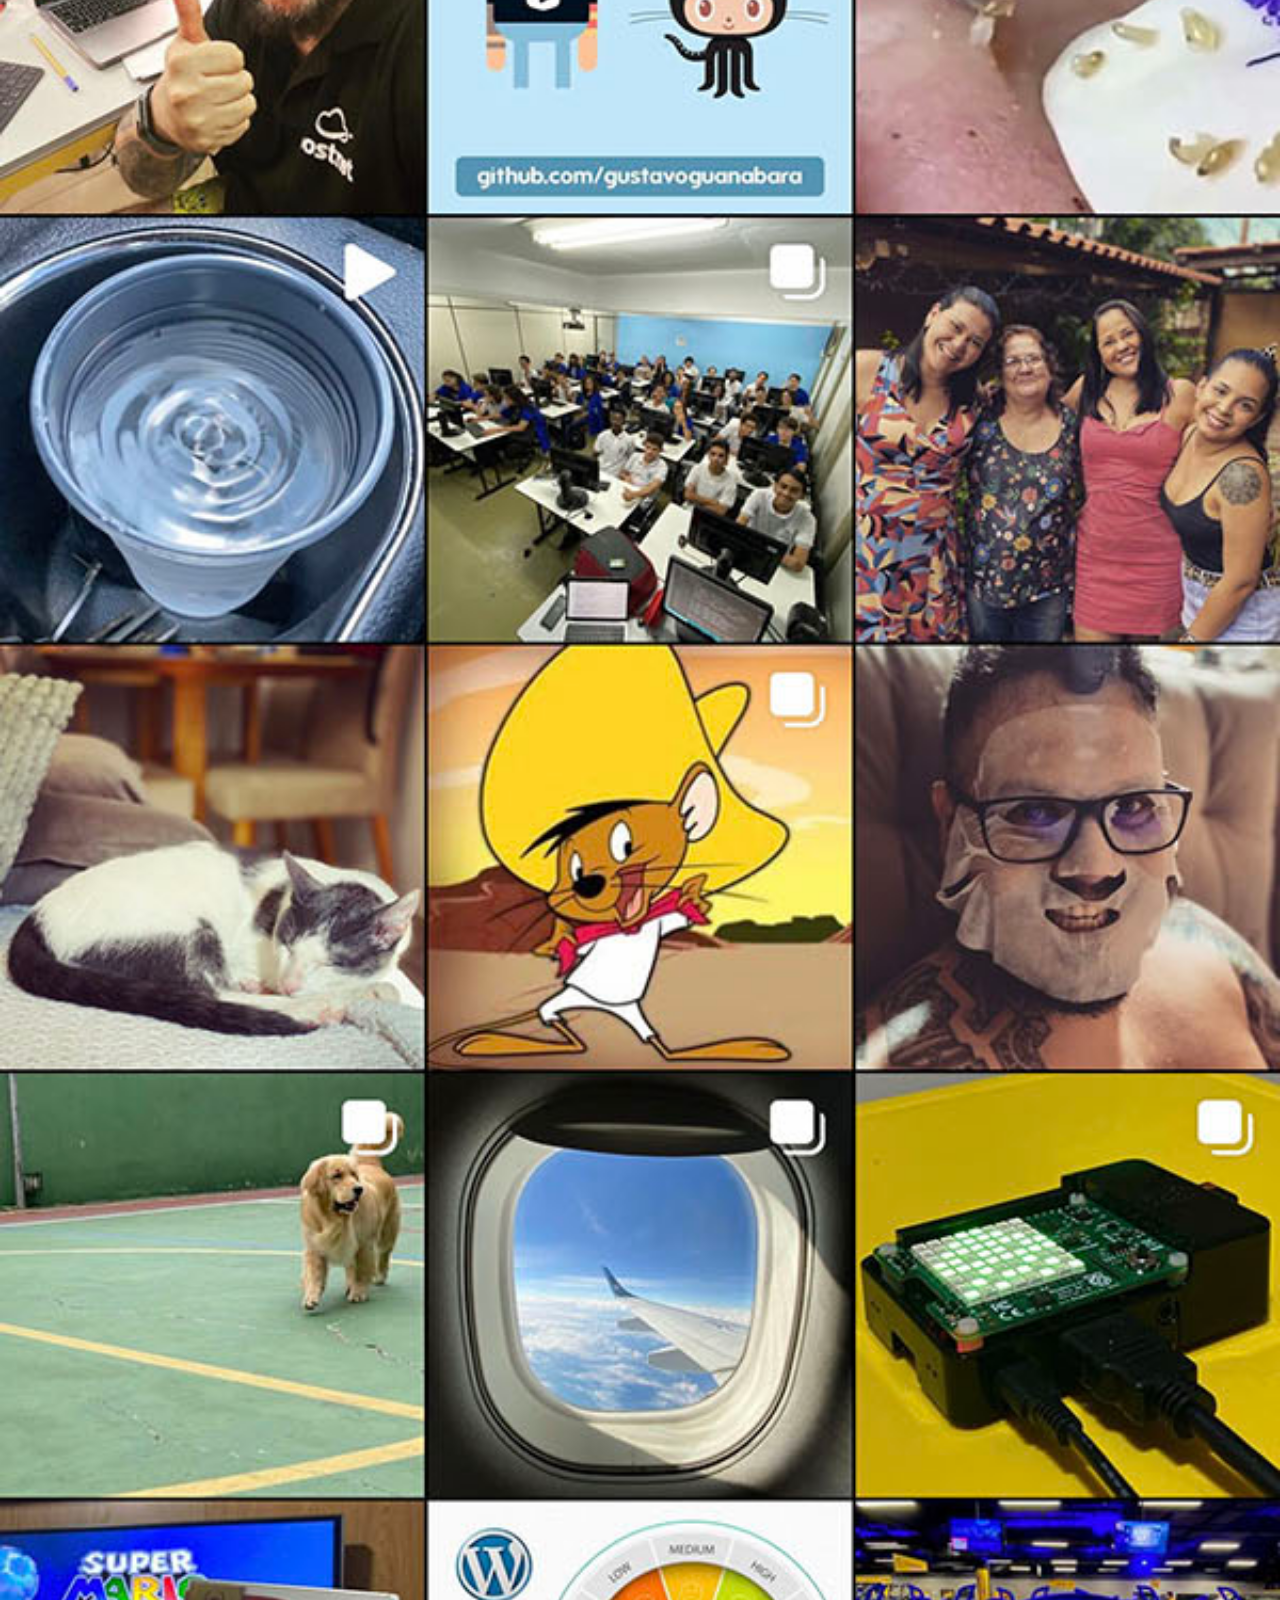
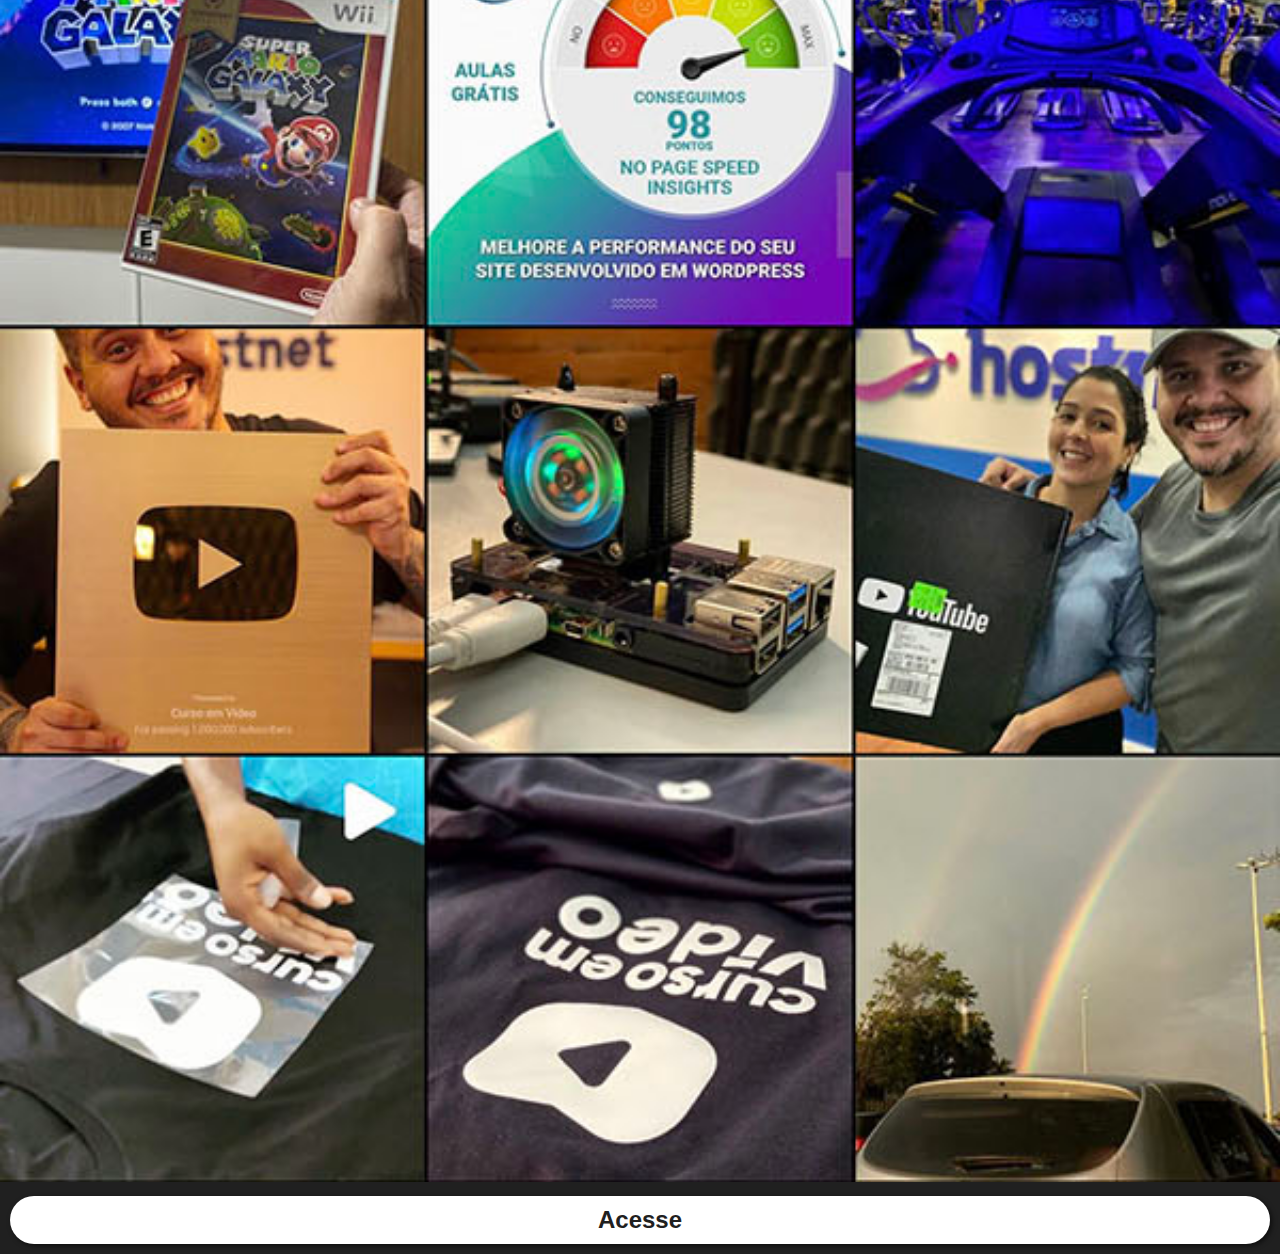
<file: instagram.html>
<!DOCTYPE html>
<html lang="pt-br">
<head>
    <meta charset="UTF-8">
    <meta http-equiv="X-UA-Compatible" content="IE=edge">
    <meta name="viewport" content="width=device-width, initial-scale=1.0">
    <title>Instagram</title>
    <link rel="stylesheet" href="styles/style-tela.css">
</head>
<body>
    <img src="imagens/tela-instagram.jpg" alt="Instagram">
        <a href="https://www.instagram.com/gustavoguanabara/" target="_blank">Acesse</a>

</body>
</html>
</file>
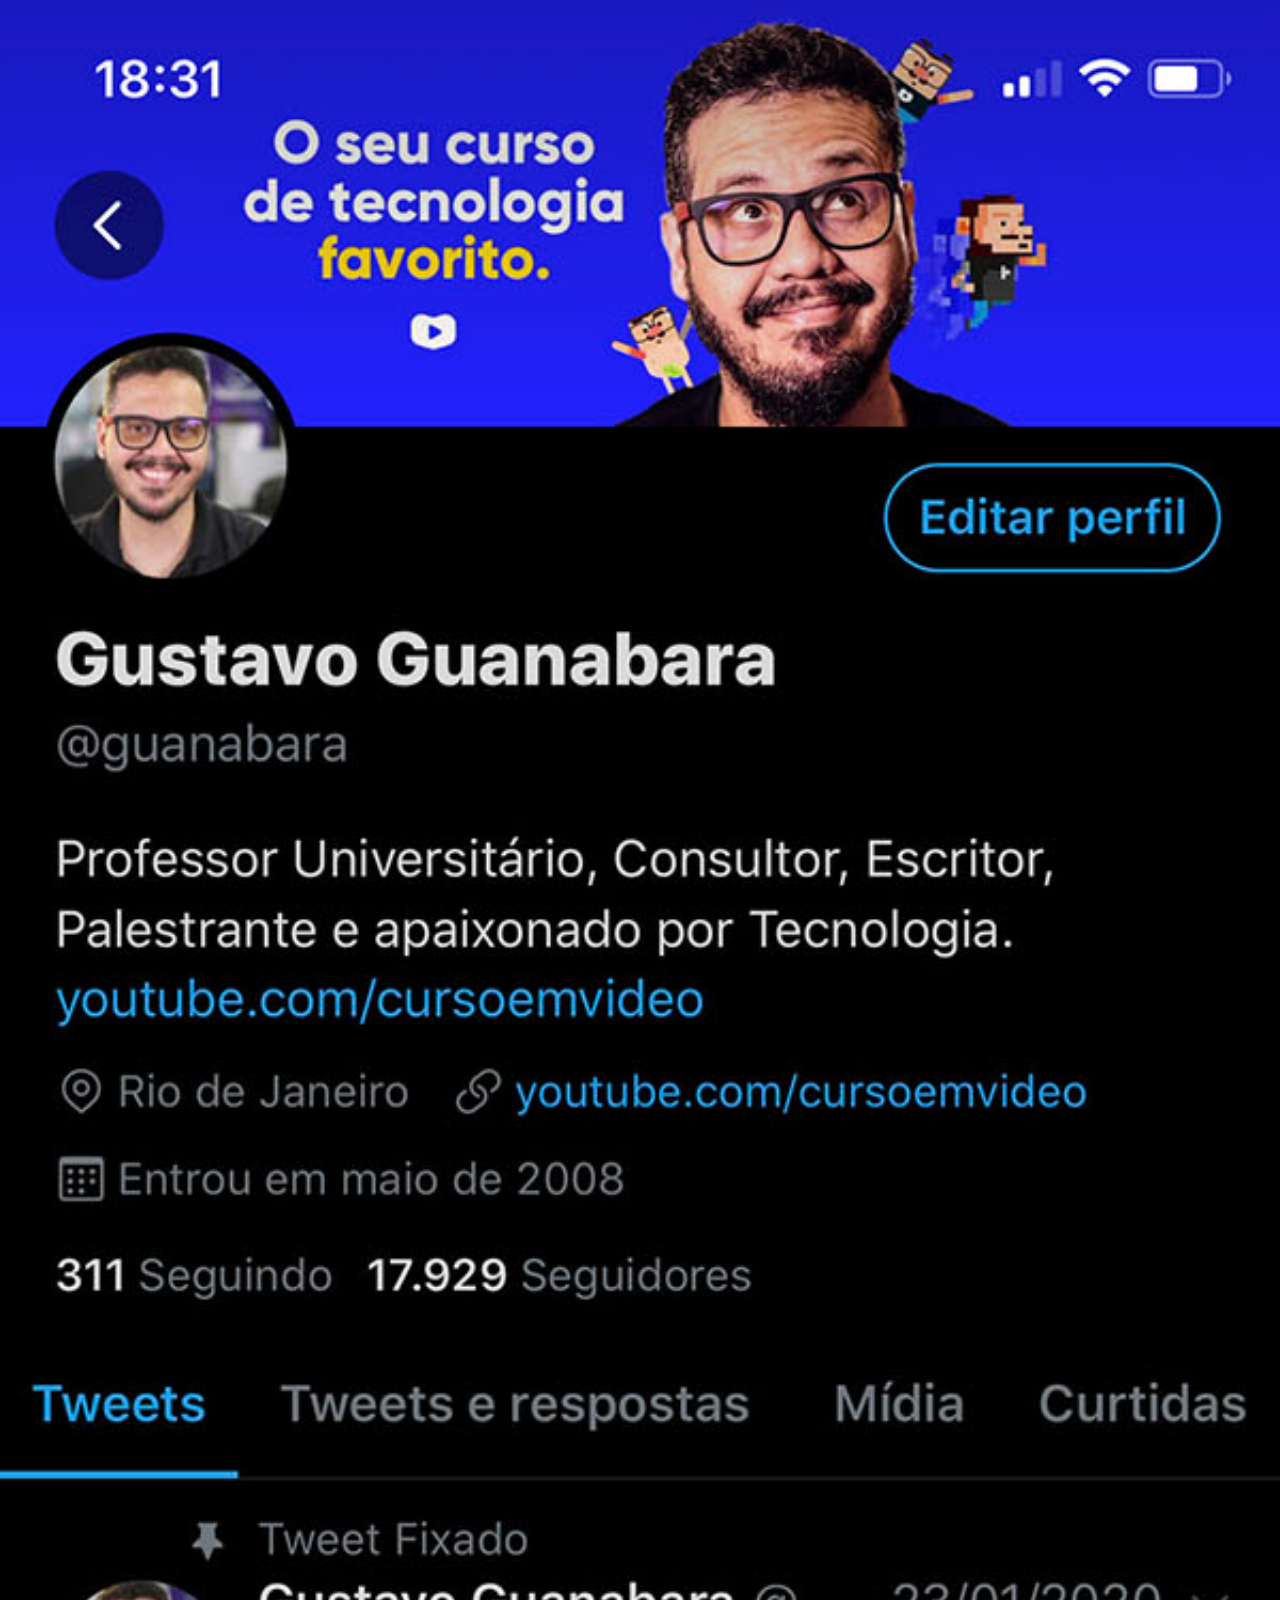
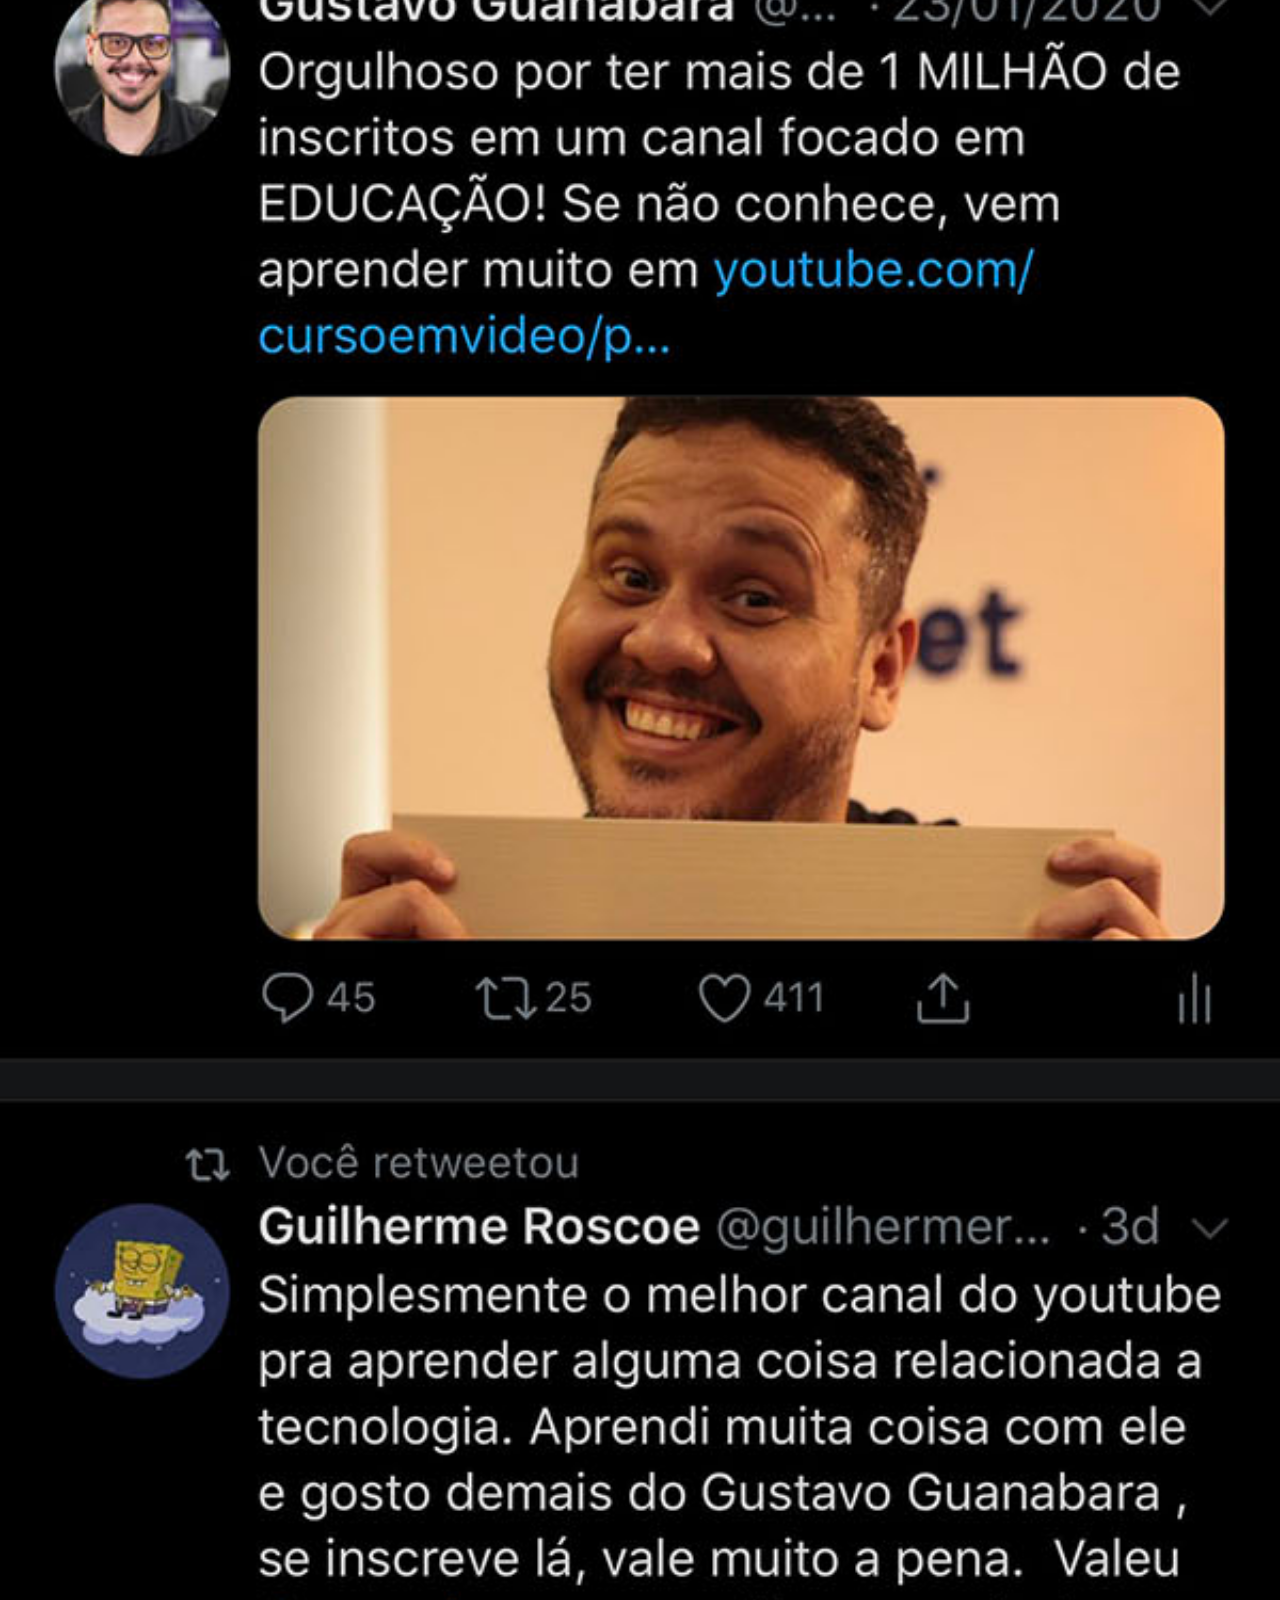
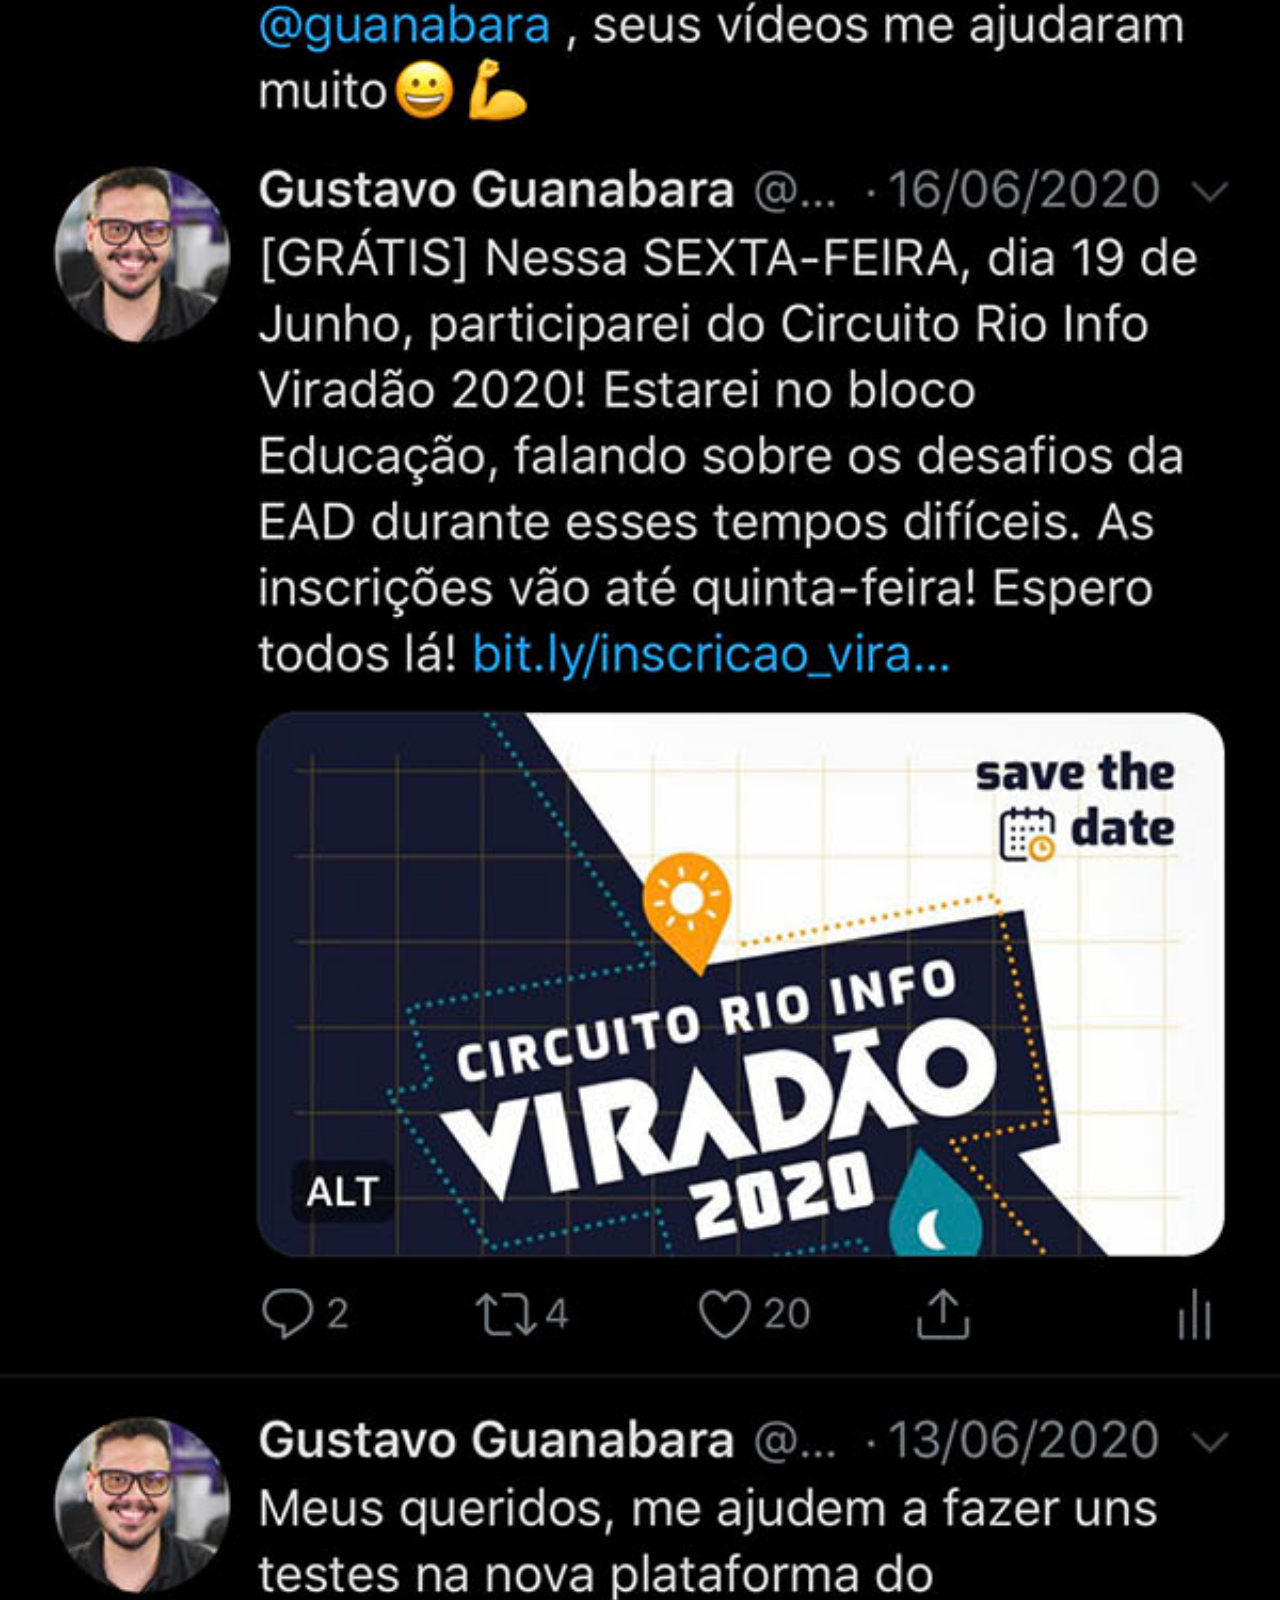
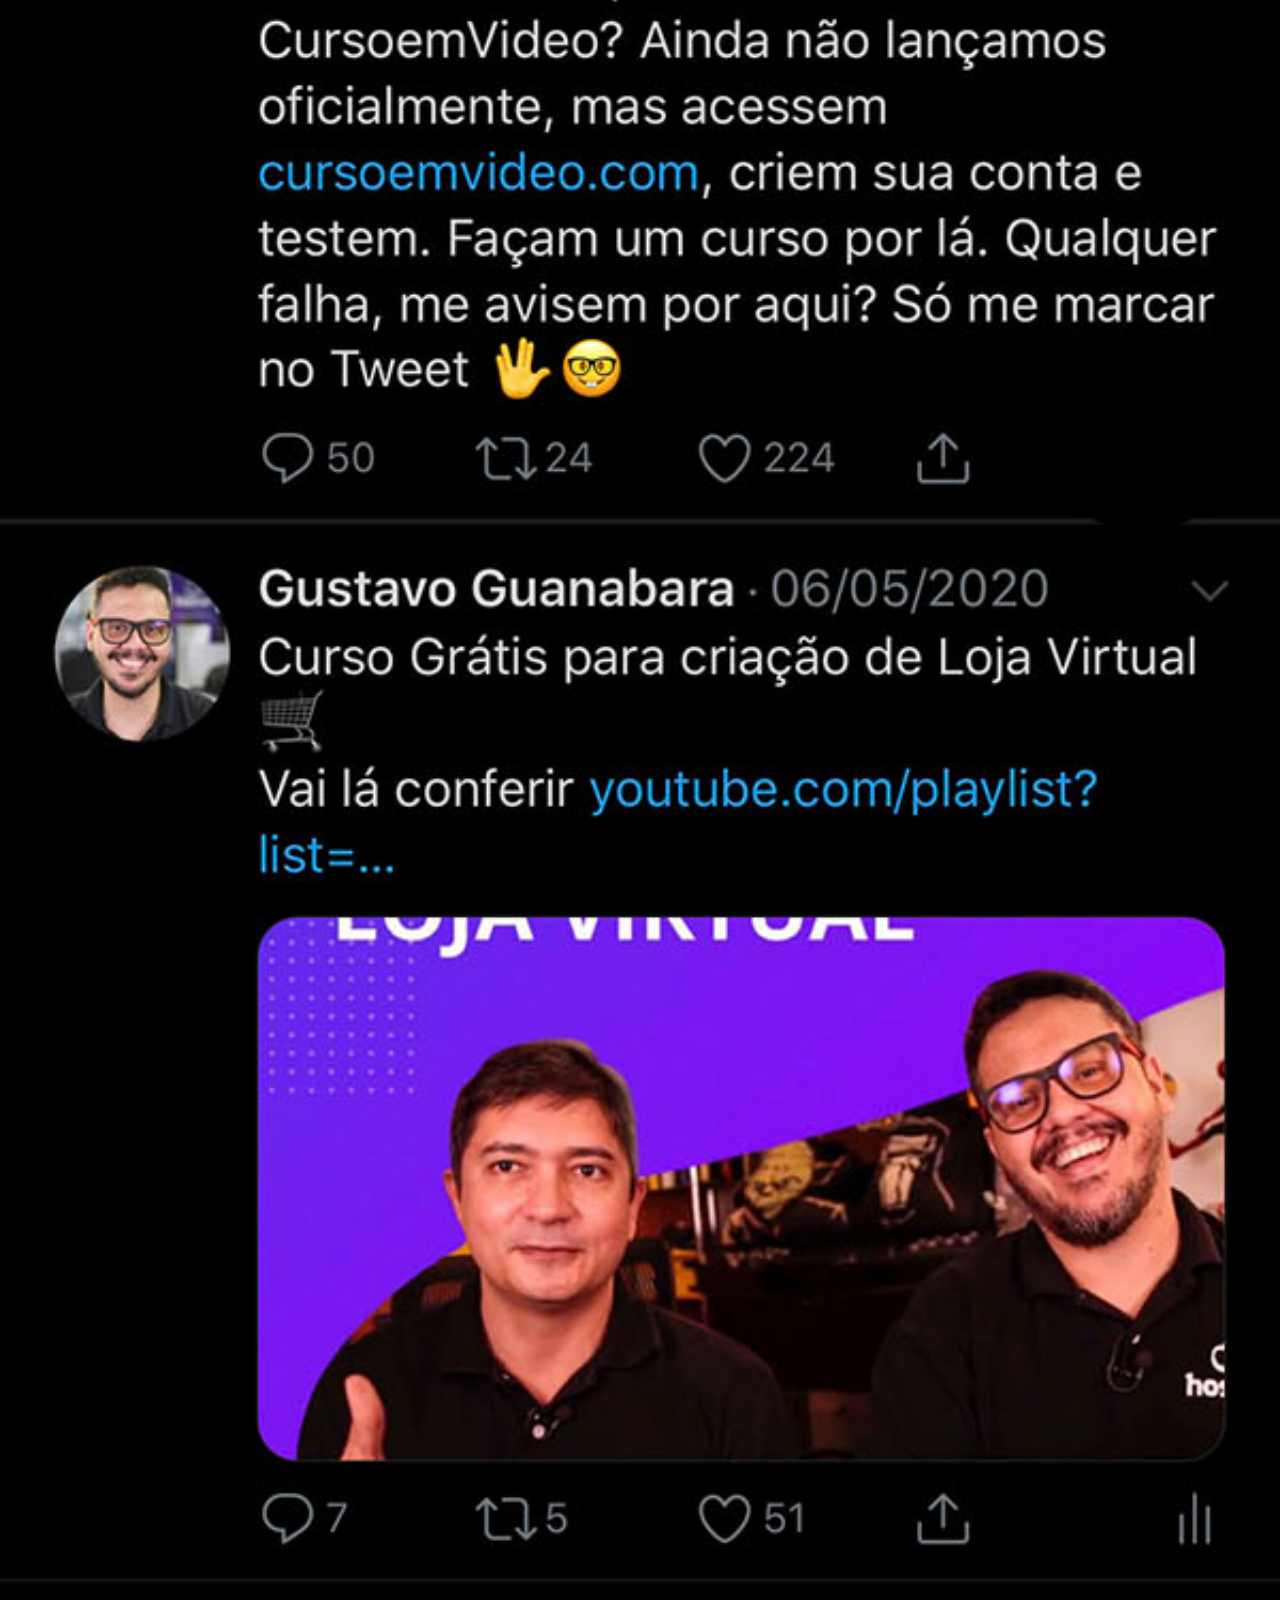
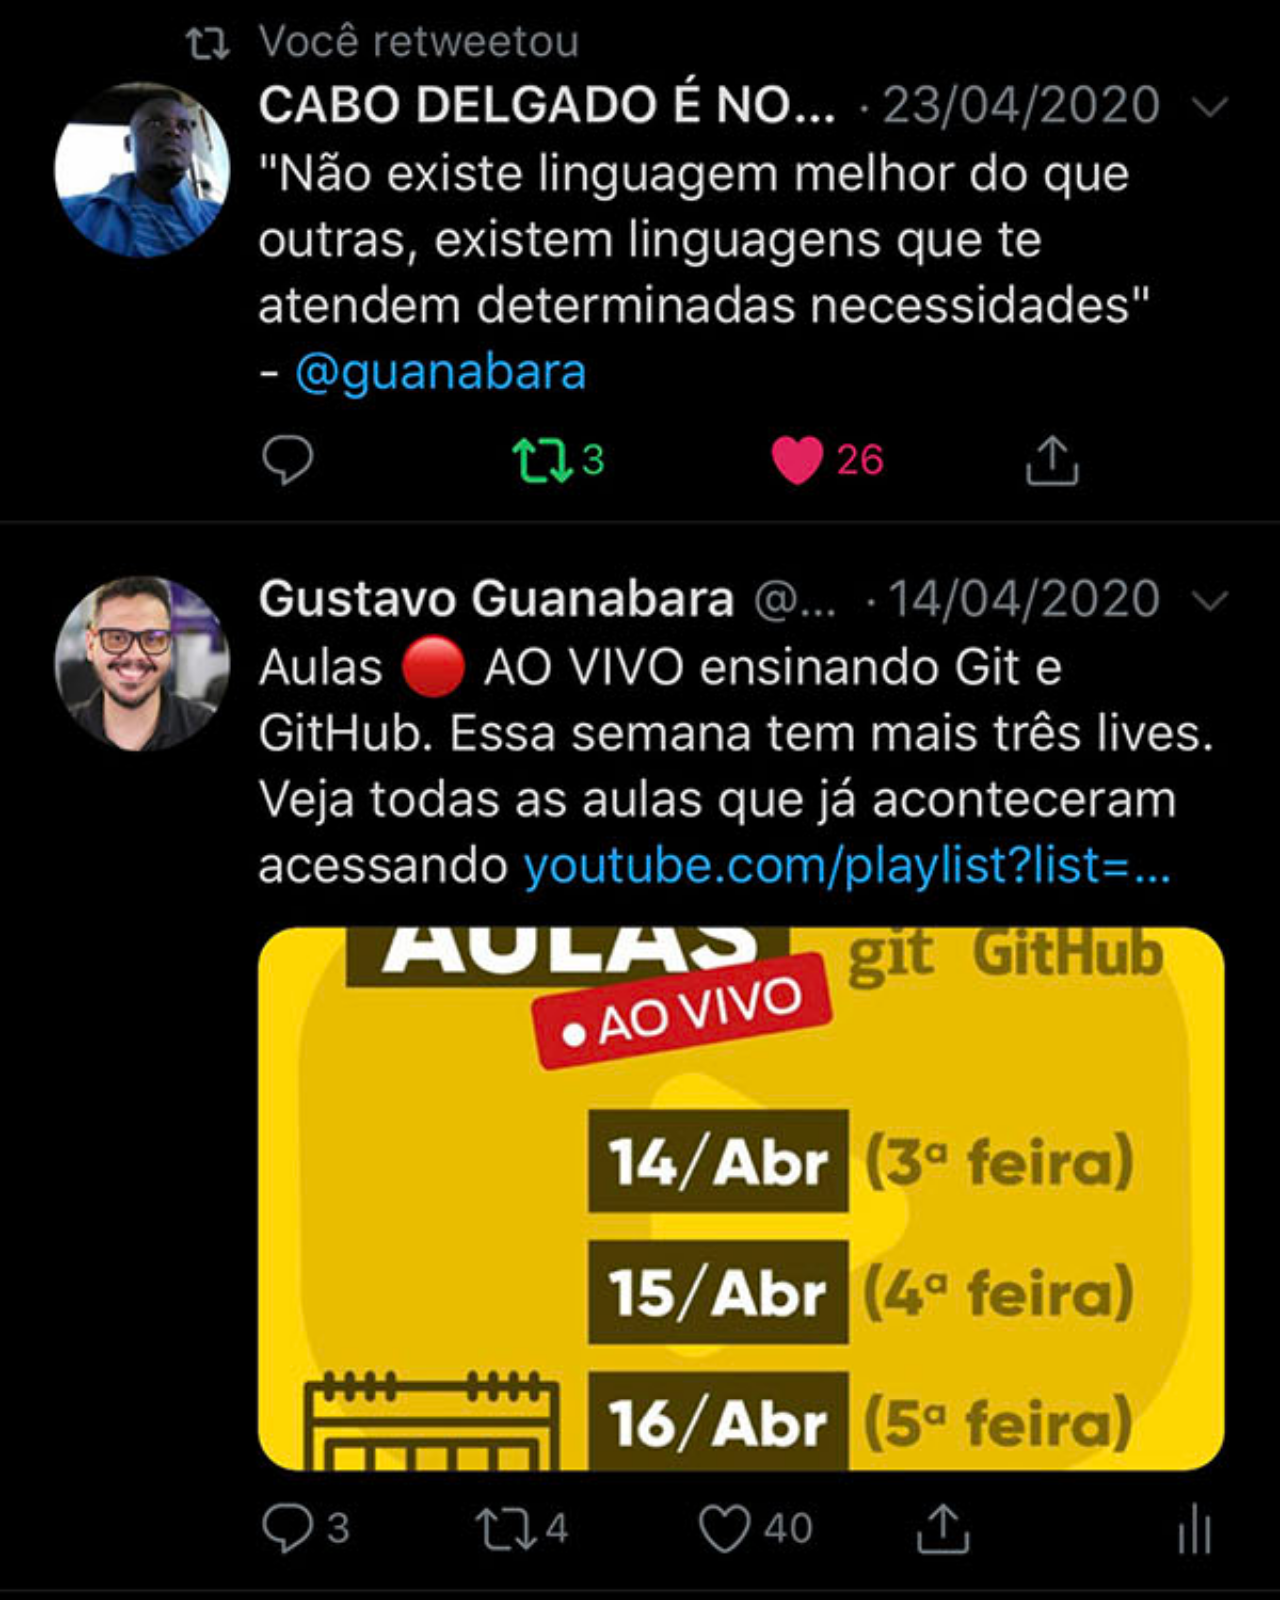
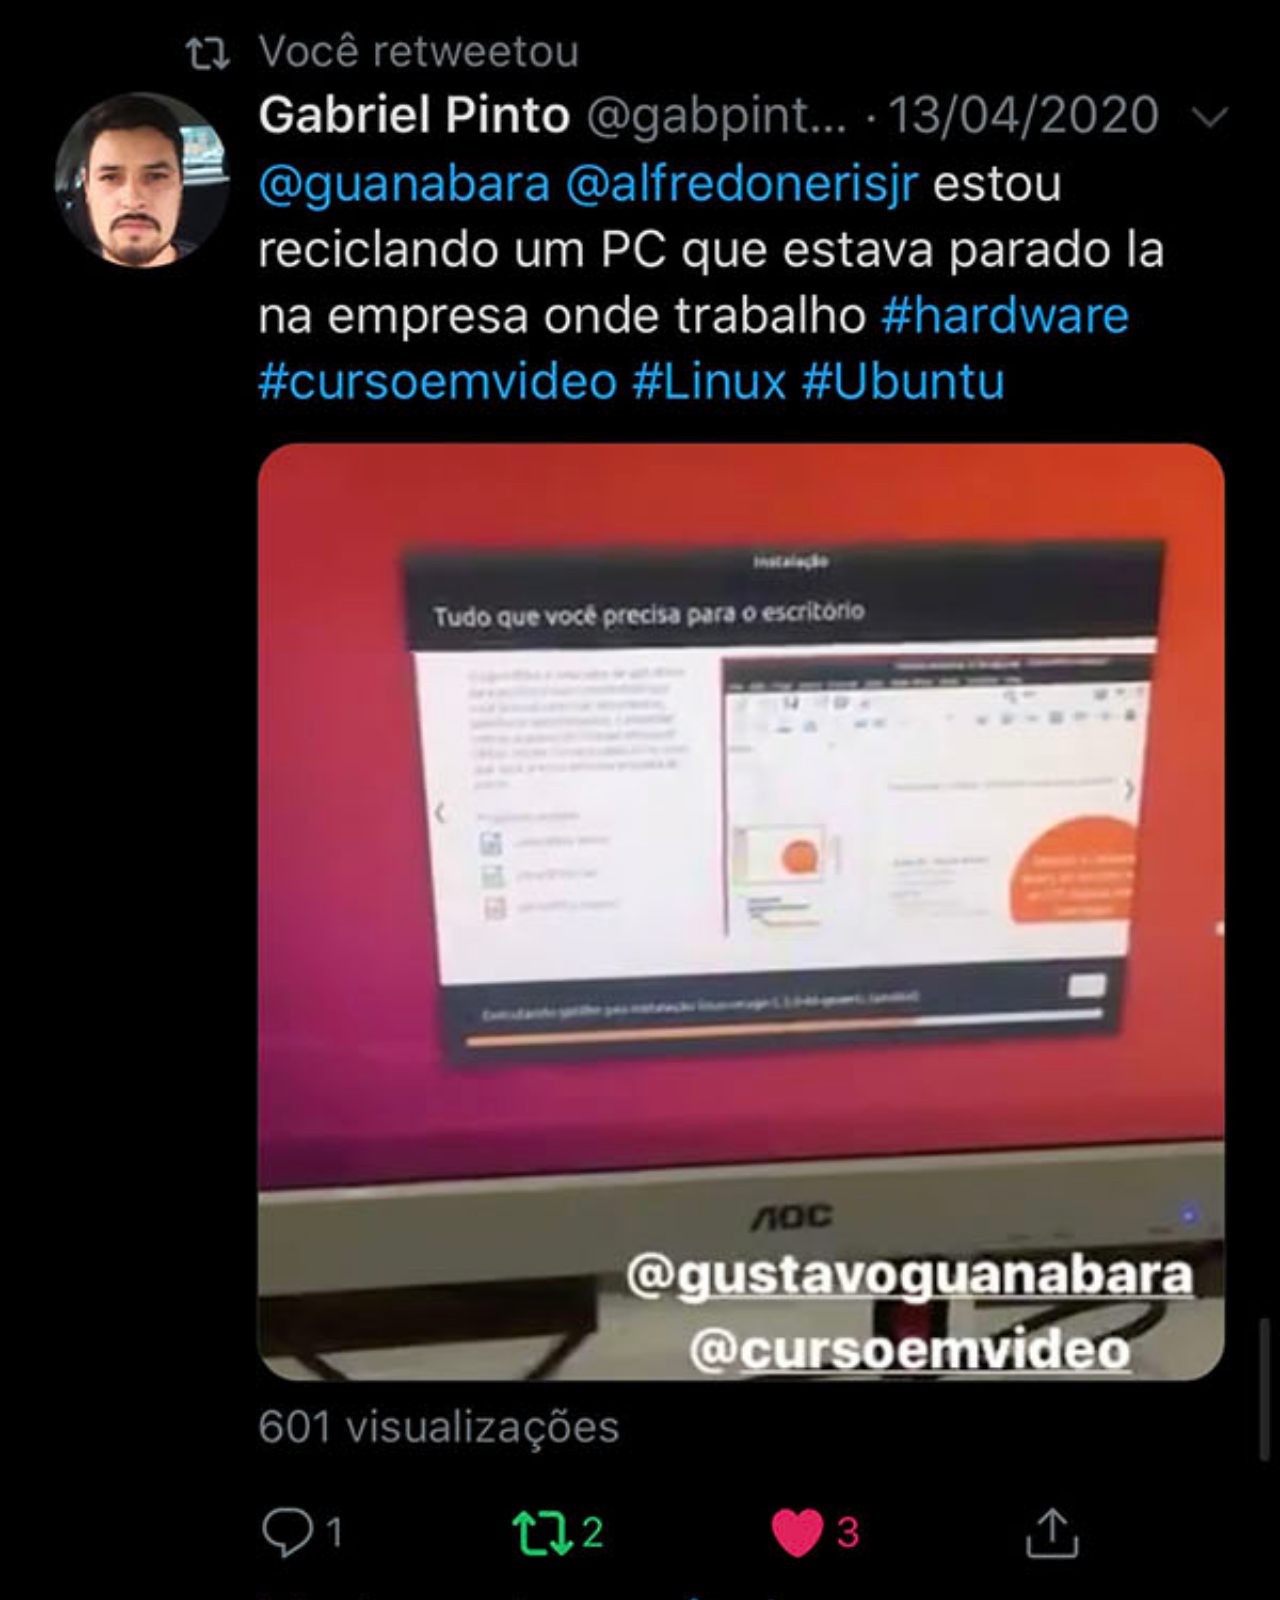
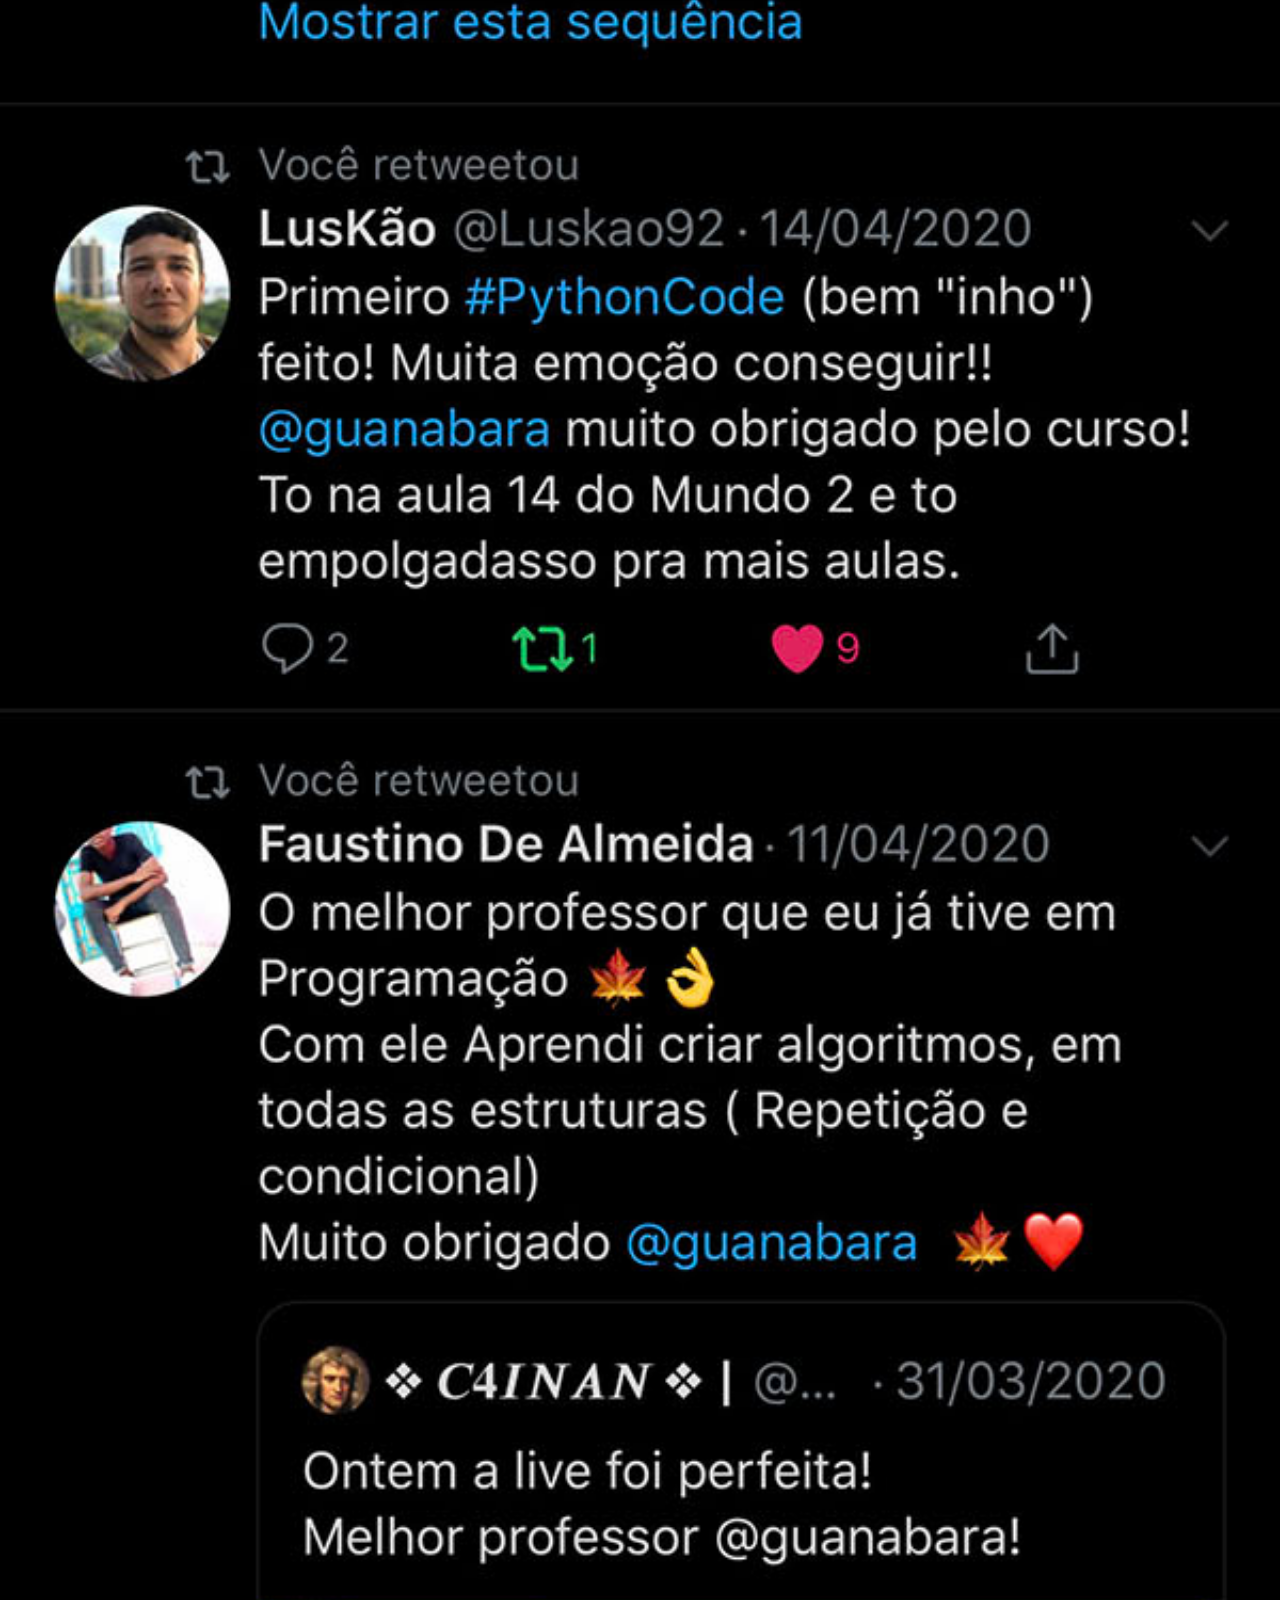
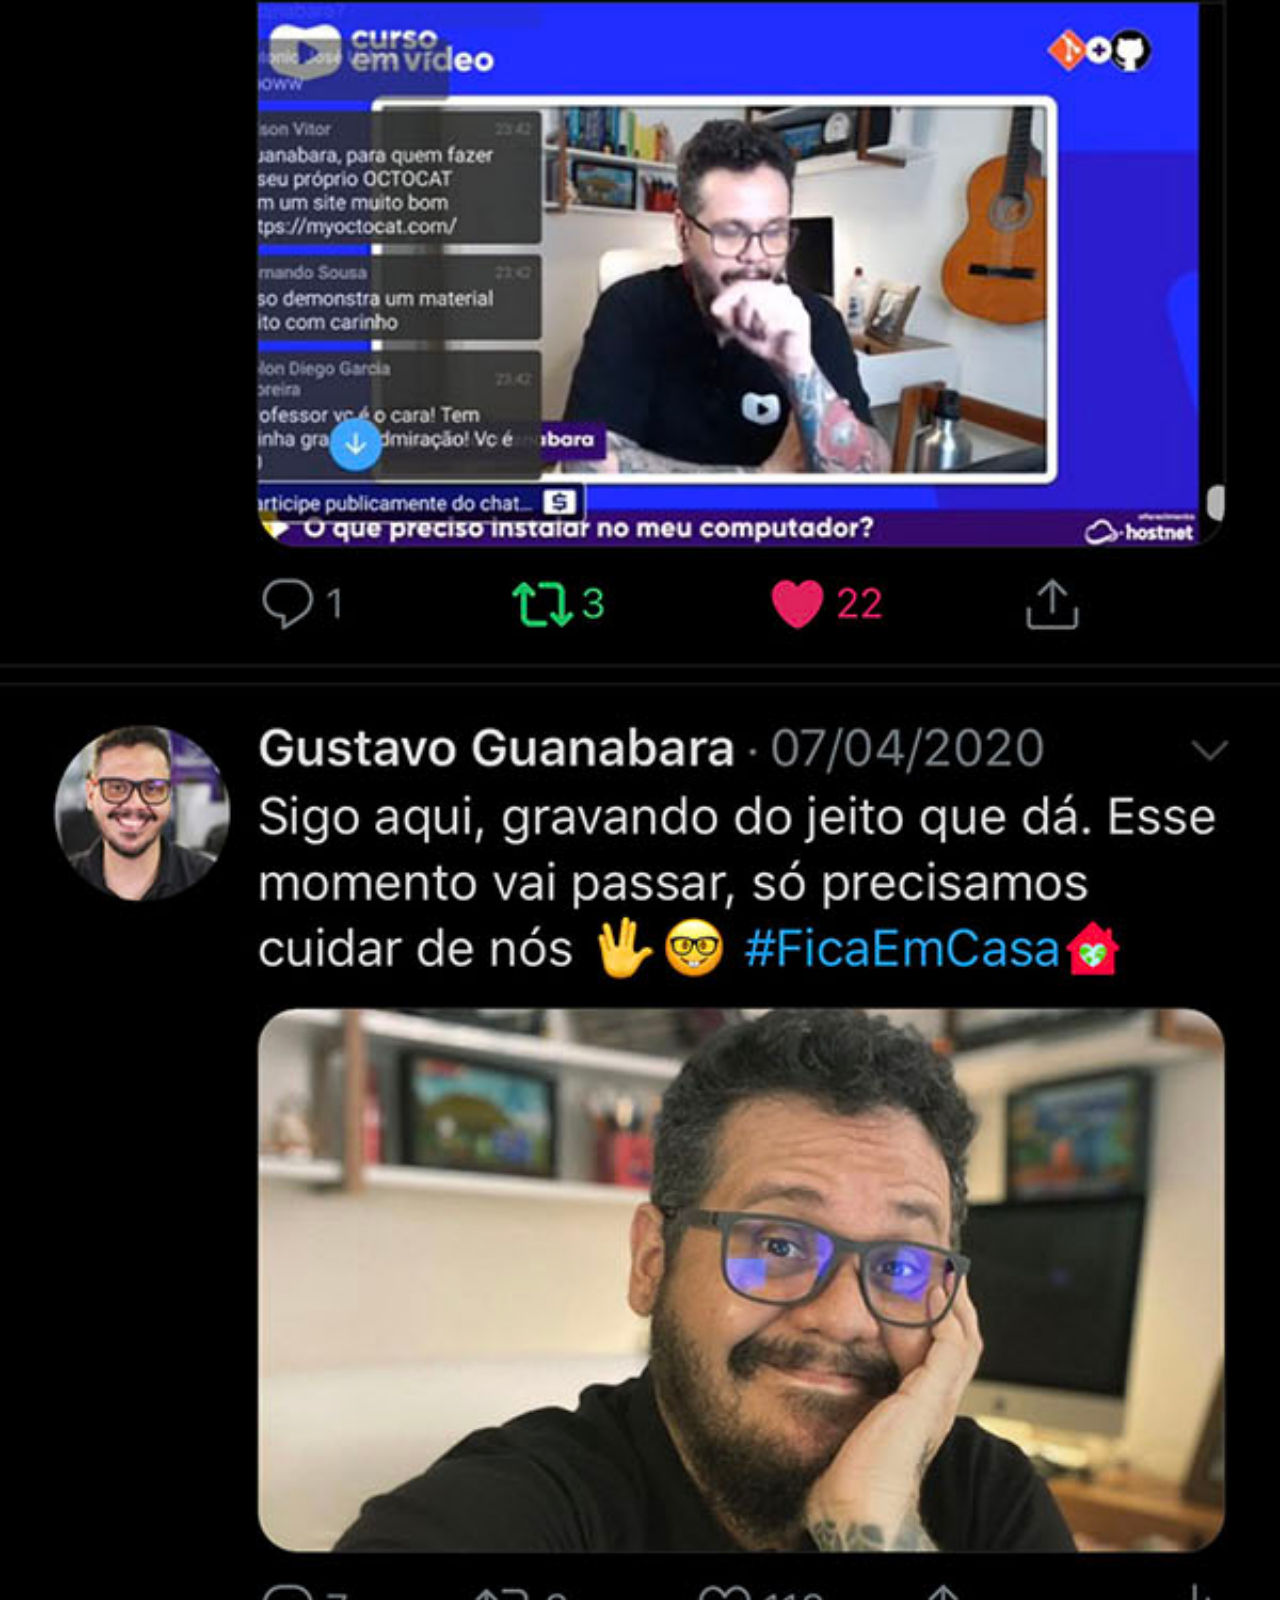
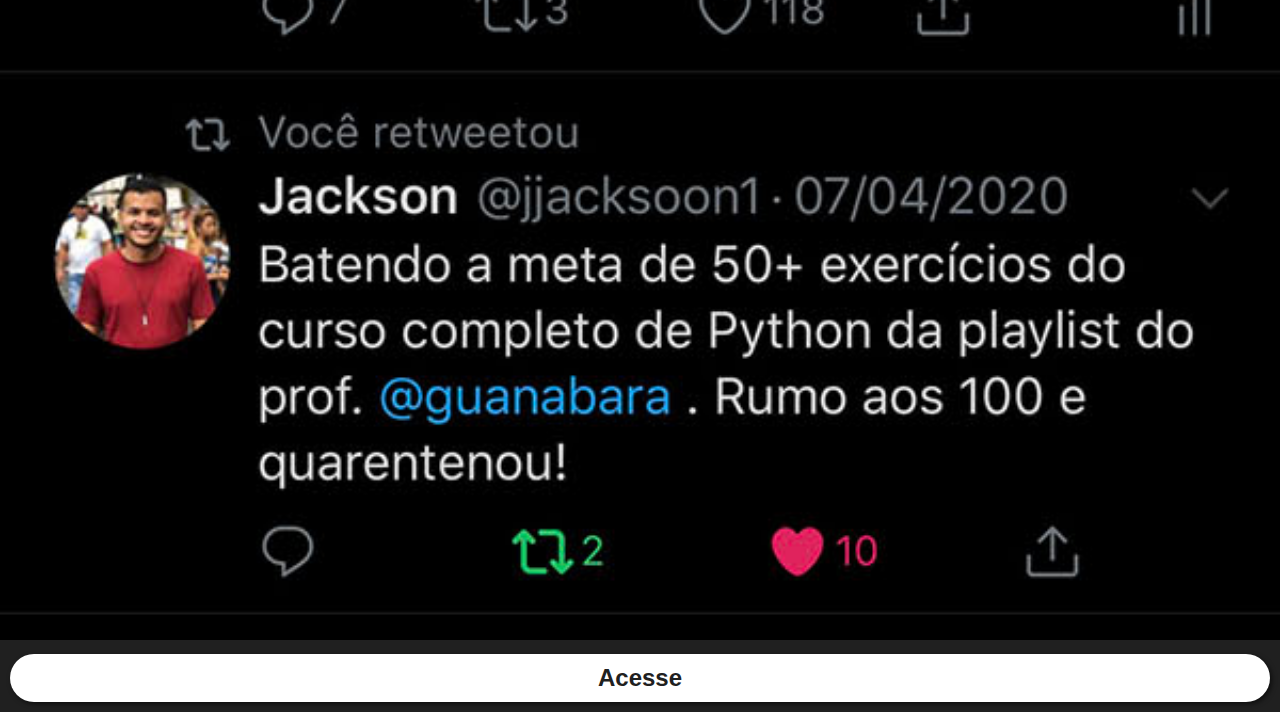
<file: twitter.html>
<!DOCTYPE html>
<html lang="pt-br">
<head>
    <meta charset="UTF-8">
    <meta http-equiv="X-UA-Compatible" content="IE=edge">
    <meta name="viewport" content="width=device-width, initial-scale=1.0">
    <title>Youtube</title>
    <link rel="stylesheet" href="styles/style-tela.css">
</head>
<body>
    <img src="imagens/tela-twitter.jpg" alt="Twitter">
        <a href="https://twitter.com/guanabara?ref_src=twsrc%5Egoogle%7Ctwcamp%5Eserp%7Ctwgr%5Eauthor" target="_blank">Acesse</a>

</body>
</html>
</file>
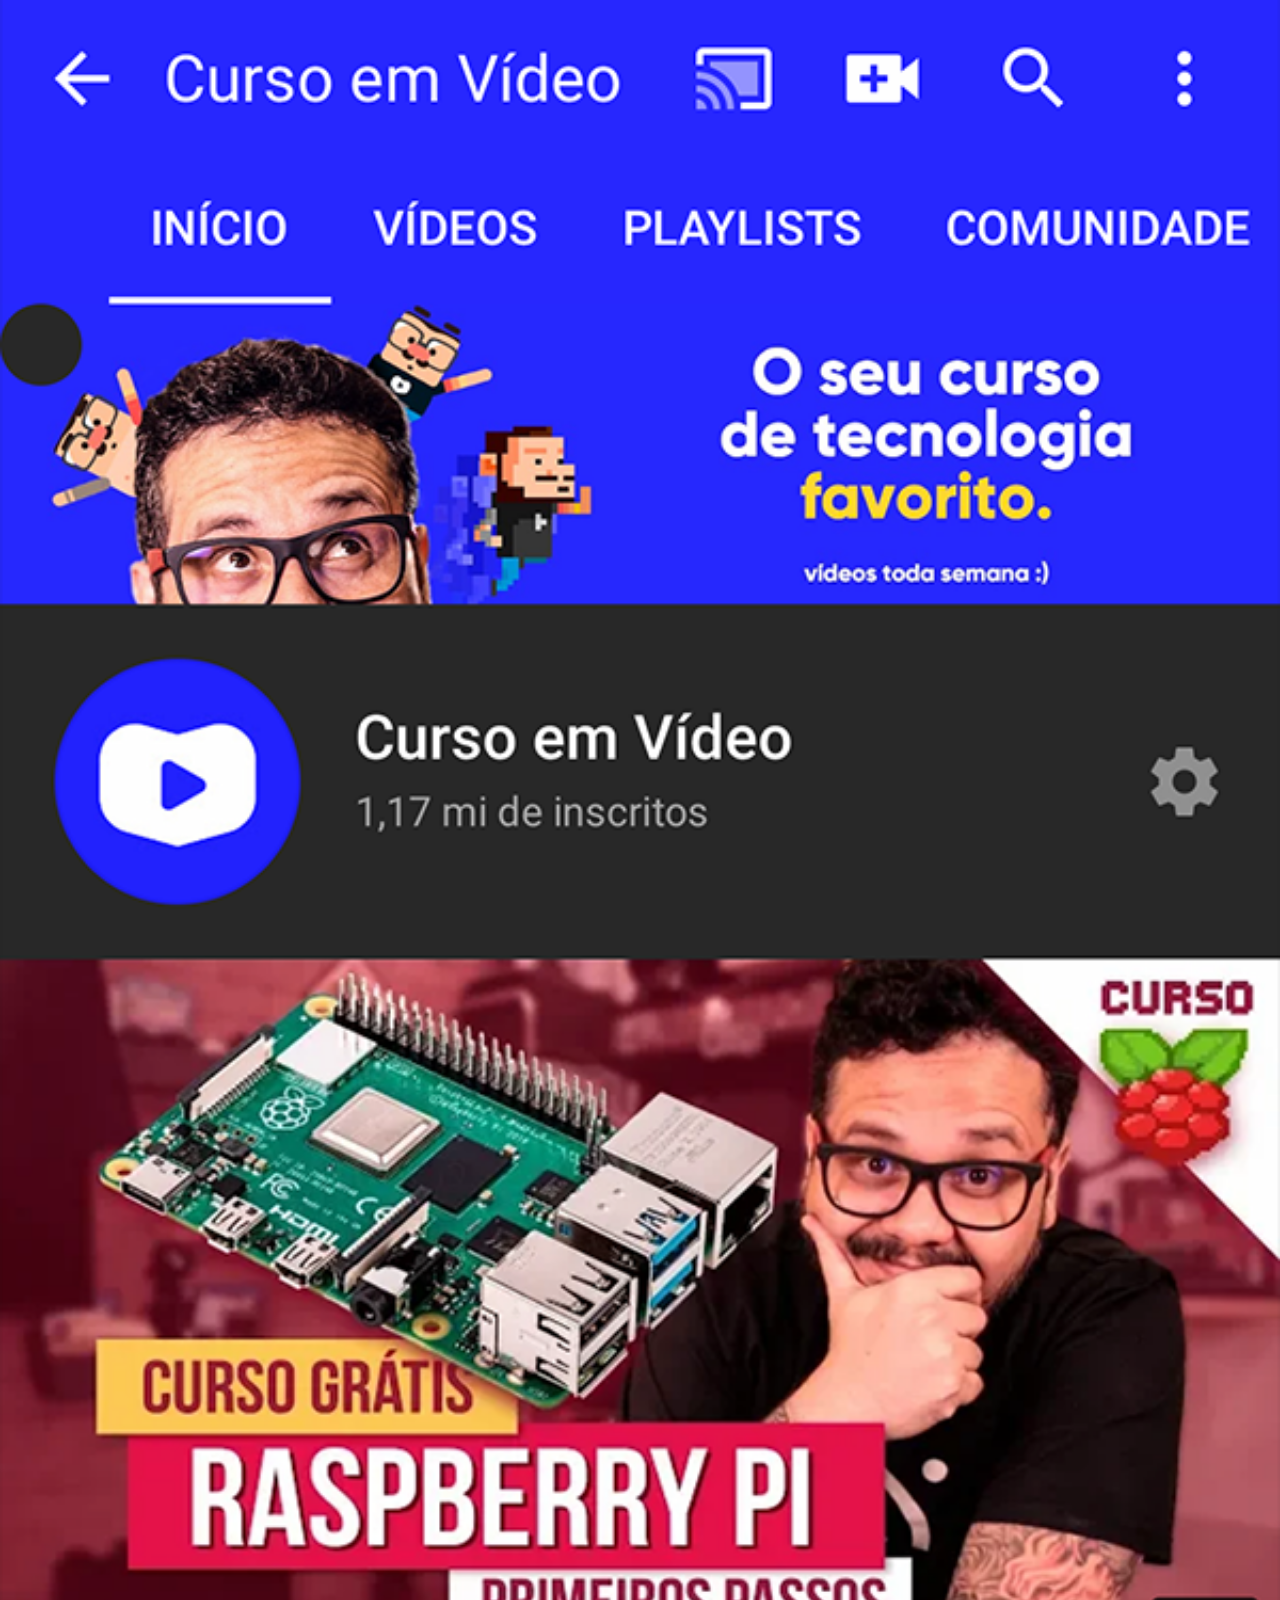
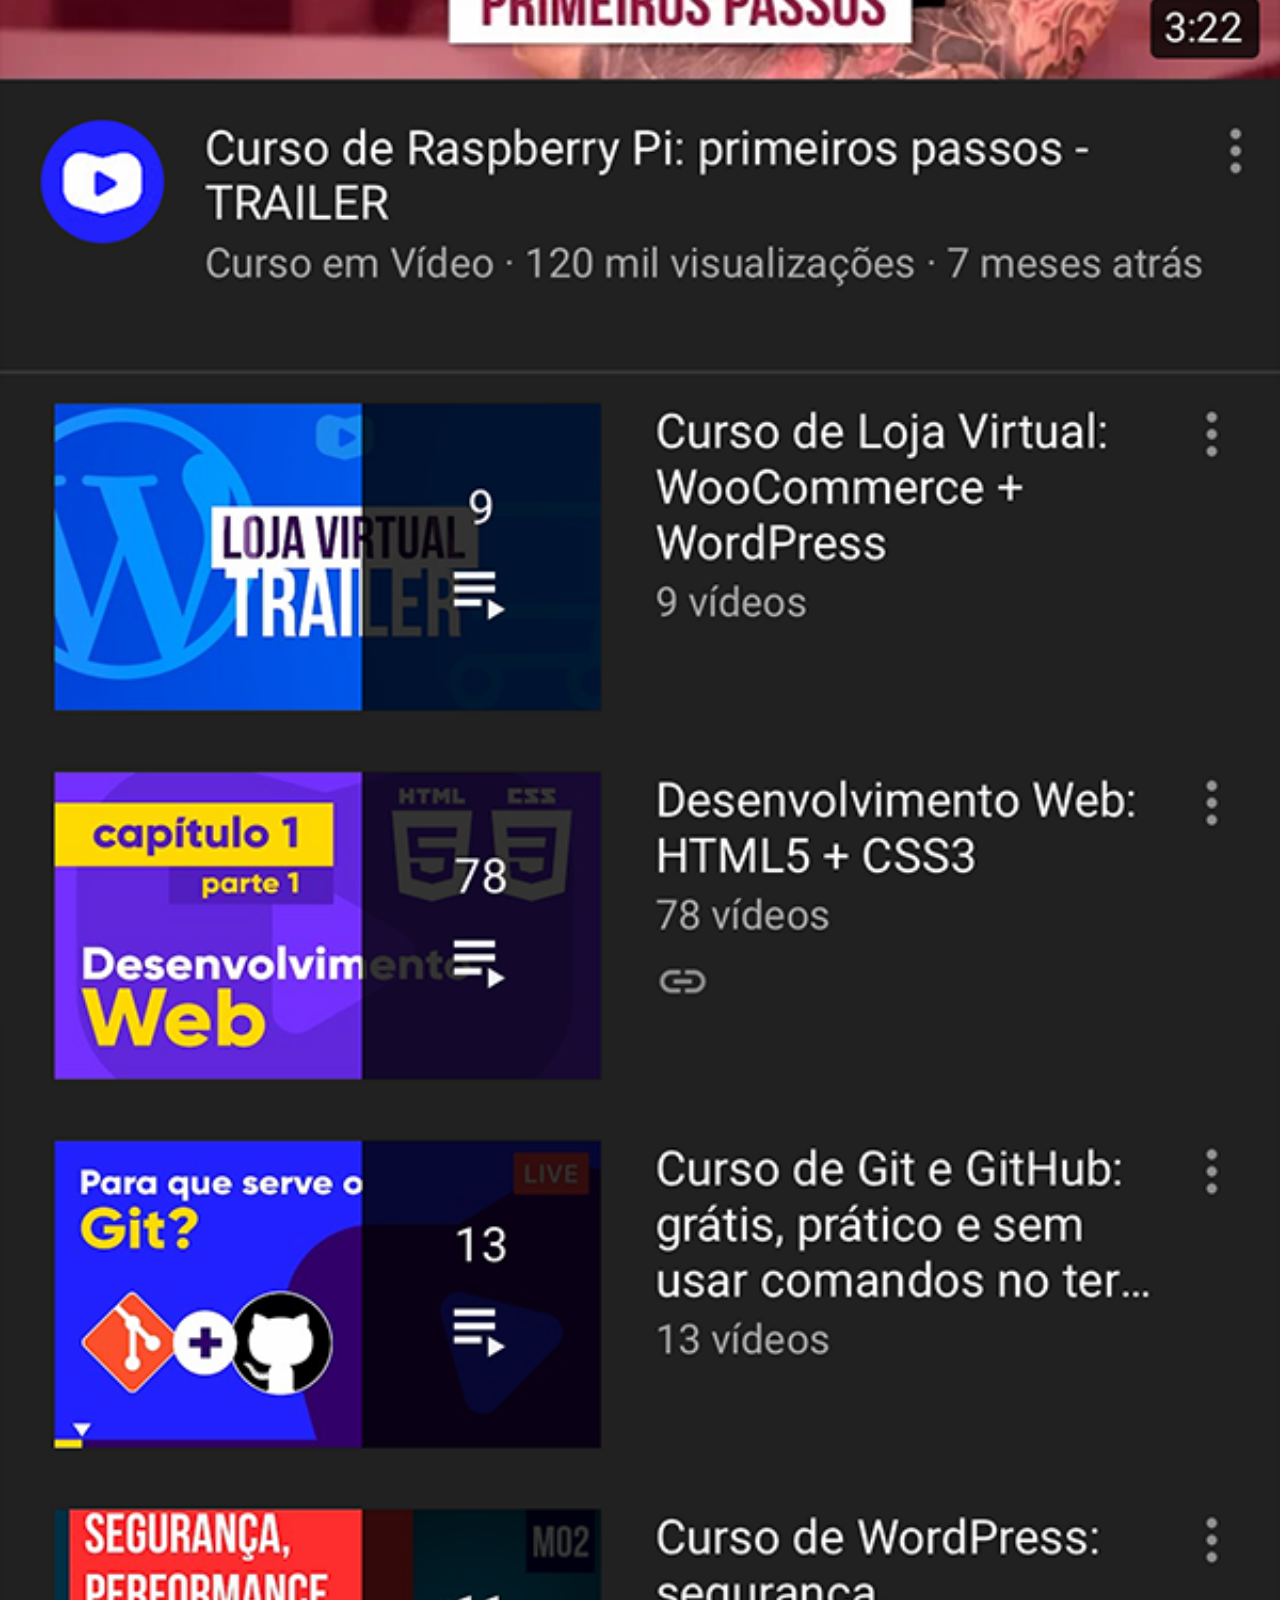
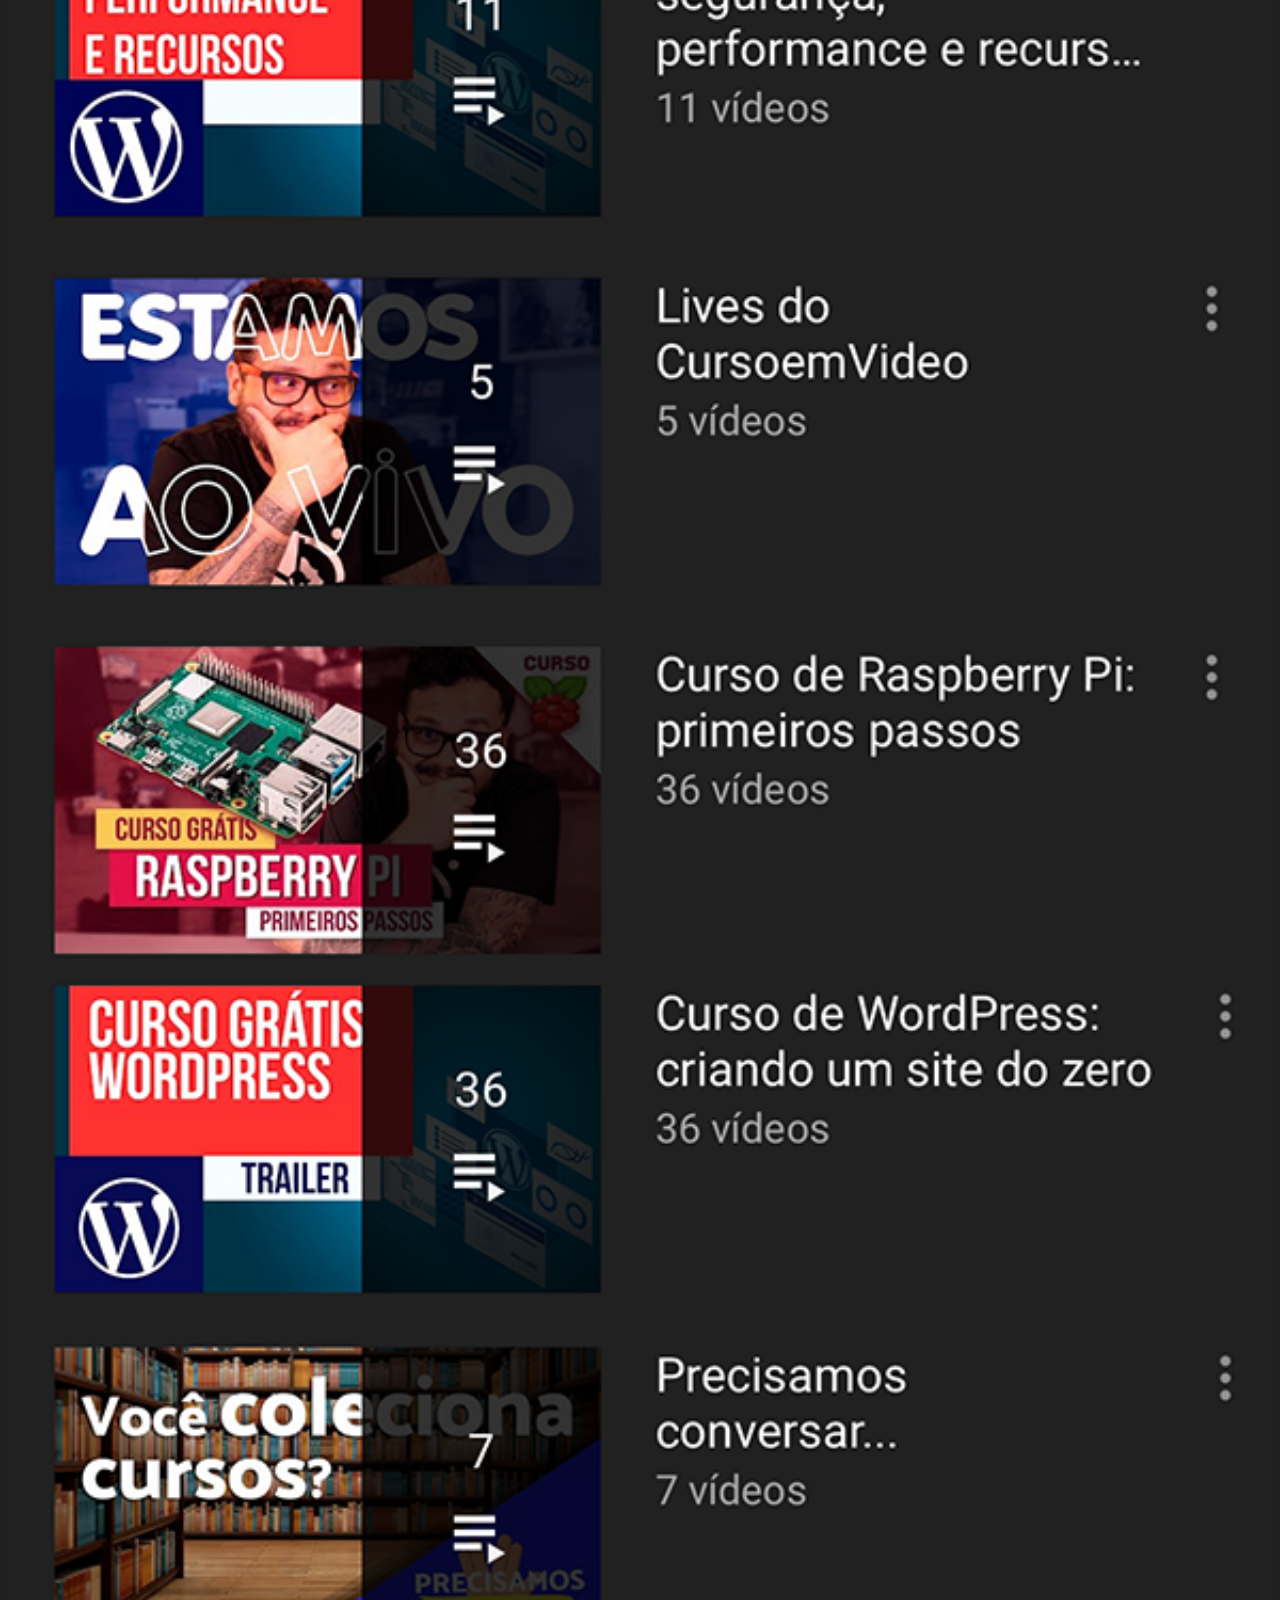
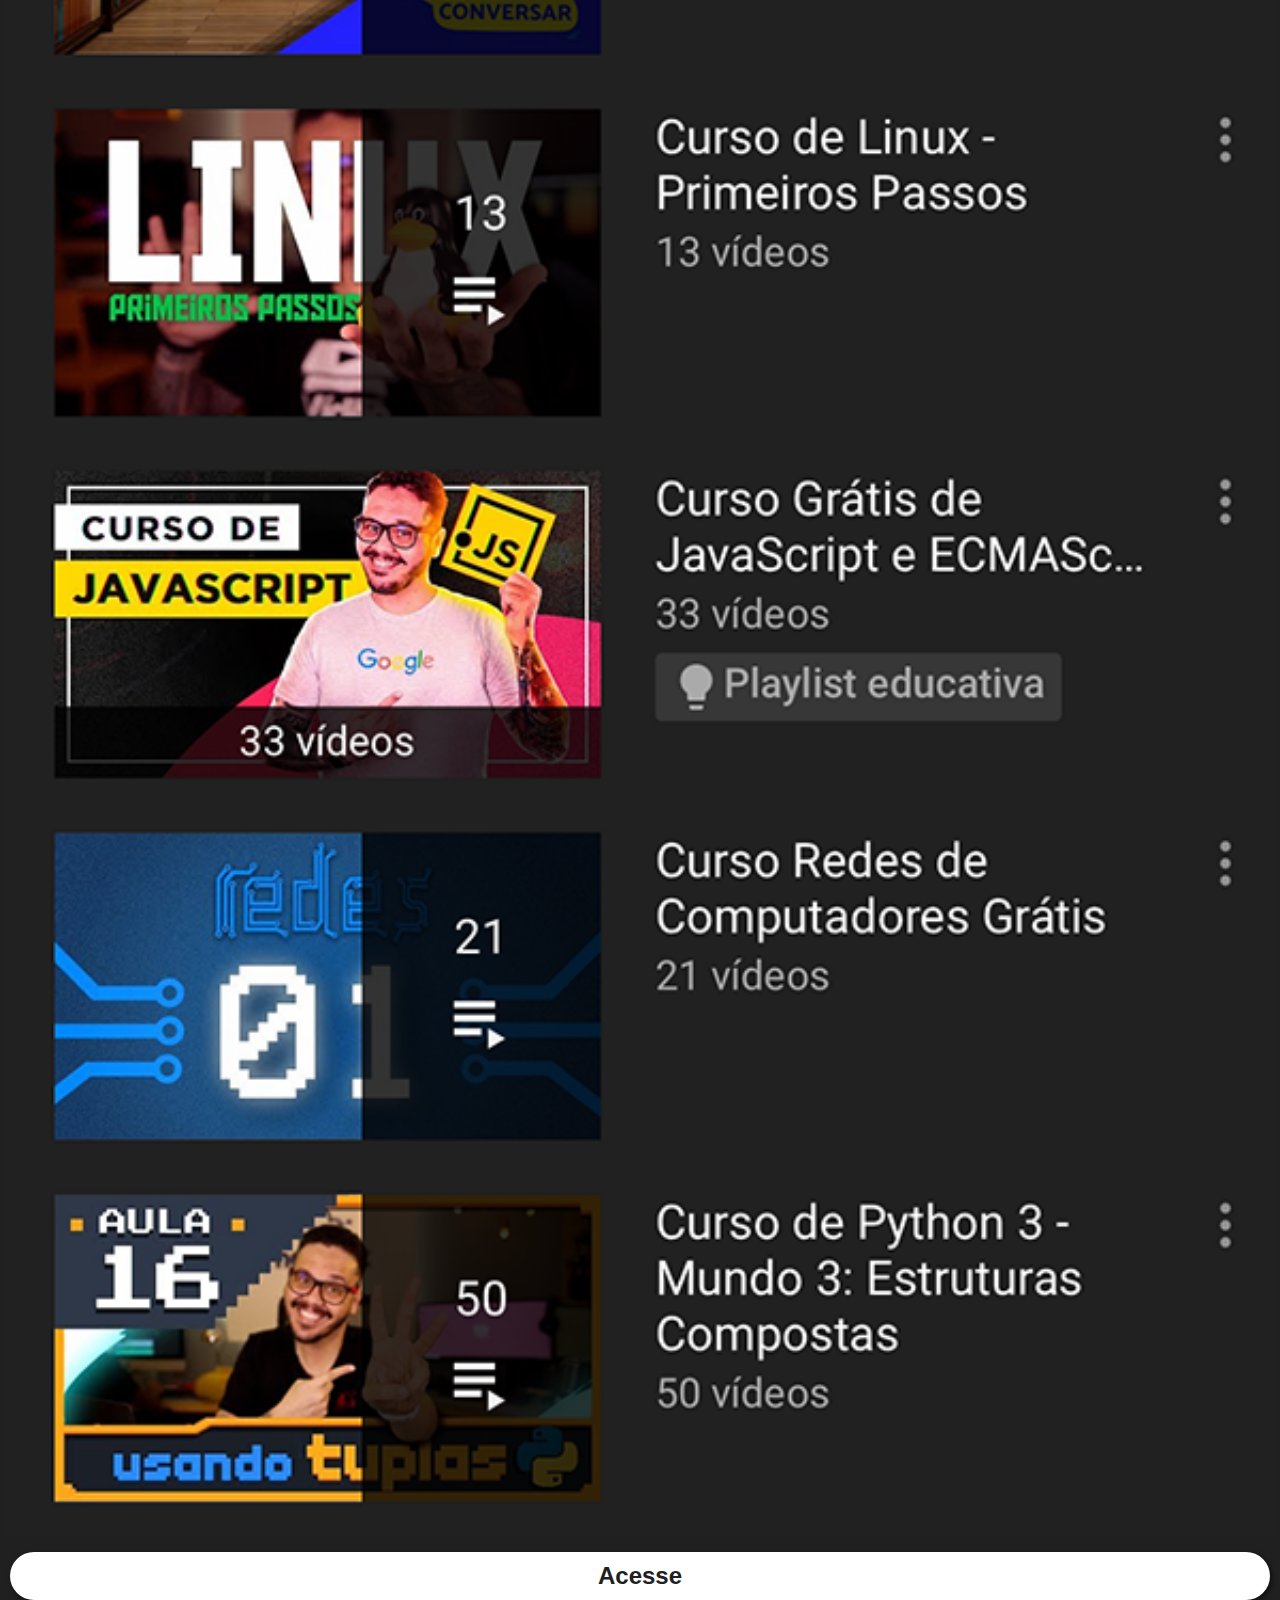
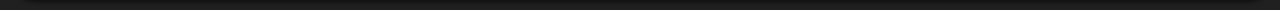
<file: youtube.html>
<!DOCTYPE html>
<html lang="pt-br">
<head>
    <meta charset="UTF-8">
    <meta http-equiv="X-UA-Compatible" content="IE=edge">
    <meta name="viewport" content="width=device-width, initial-scale=1.0">
    <title>Youtube</title>
    <style>
        *{
            margin: 0;
            padding: 0;
            font-family: Arial, "Helvetica Neue", Helvetica, sans-serif;
        }
        ::-webkit-scrollbar{
            width: 0;
            height: 0;

        }
        body{
            background-color: rgb(32, 32, 32);
        }
        img{
            width: 100vw;
        }
        a{
            margin: 10px;
            display: block;
            color: rgb(32, 32, 32);
            background-color: white;
            padding: 10px;
            text-align: center;
            font-weight: bolder;
            text-decoration: none;
            font-size: 1.5em;
            border-radius: 30px;
            box-shadow: 2px 2px 5px rgba(0, 0, 0, 0.589);
           
        }

    </style>
</head>
<body>
    <img src="imagens/tela-youtube.png" alt="YouTube">
        <a href="https://www.youtube.com/cursoemvideo/playlists" target="_blank">Acesse</a>

</body>
</html>
</file>
<file: styles/style.css>
@charset "UTF-8";
*{
    margin: 0;
    padding: 0;
    font-family: Arial, "Helvetica Neue", Helvetica, sans-serif;
}

html,body{
    height: 100vh;
    width: 100vw;
    background-color: black;
    
}
body{
    background: #964b00 url(../imagens/fundo-madeira_1500x1091.jpg) no-repeat top center;
    background-size: cover;
    background-attachment: fixed;
}
main{
    height: 100vh;
    position: relative;
}
#telefone{
    /* centraliza divs */
    position: absolute;
    top: 50%;
    left: 50%;
    transform: translate(-53%,-50%);

    height: 600px;
    width: 298px;
    background: url(../imagens/frame-iphone.png) no-repeat;

}
iframe#tela{
    position: relative;
    top: 78px;
    left: 22px;
    width: 254.5px;
    height: 448.5px;
    
}
section#redes-sociais{
    text-align: right;
}
section#redes-sociais a{
    display: block;
}
section#redes-sociais img{
    width: 60px;
    margin: 10px;
    border-radius: 50%;
    box-shadow: 2px 2px 5px rgba(0, 0, 0, 0.342);
    box-sizing: border-box;
}
#redes-sociais img:hover{
    border: 2px solid rgba(255, 255, 255, 0.616);
    transform: translate(-3px, 3px);
    box-shadow: 5px 5px 10px rgba(0, 0, 0, 0.603);
    transition: transform 0.5s, border 1s;
}
@media (max-width:500px){
    body{
        background-image: url('../imagens/fundo-madeira-963x700.jpg');
    }
    #telefone{
        background-image: url('../imagens/frame-iphone-570x283.png');
    }
    iframe#tela{
        top: 74px;
        left: 21px;
        width: 241px;
        height: 426px;
    }
    section#redes-sociais img{
        width:50px;
        margin: 0px;
       
    }
}
@media (max-width:340px){
    #telefone{
        background-image: url('../imagens/frame-iphone_540x268.png');
    }
    iframe#tela{
        top: 70px;
        left: 20px;
        width: 229px;
        height: 403.5px;
    }

}
</file>
<file: styles/style-tela.css>
@charset "UTF-8";

*{
    margin: 0;
    padding: 0;
    font-family: Arial, "Helvetica Neue", Helvetica, sans-serif;
}
::-webkit-scrollbar{
    width: 0;
    height: 0;

}
body{
    background-color: rgb(32, 32, 32);
}
img{
    width: 100vw;
}
a{
    margin: 10px;
    display: block;
    color: rgb(32, 32, 32);
    background-color: white;
    padding: 10px;
    text-align: center;
    font-weight: bolder;
    text-decoration: none;
    font-size: 1.5em;
    border-radius: 30px;
    box-shadow: 2px 2px 5px rgba(0, 0, 0, 0.589);
   
}
</file>
